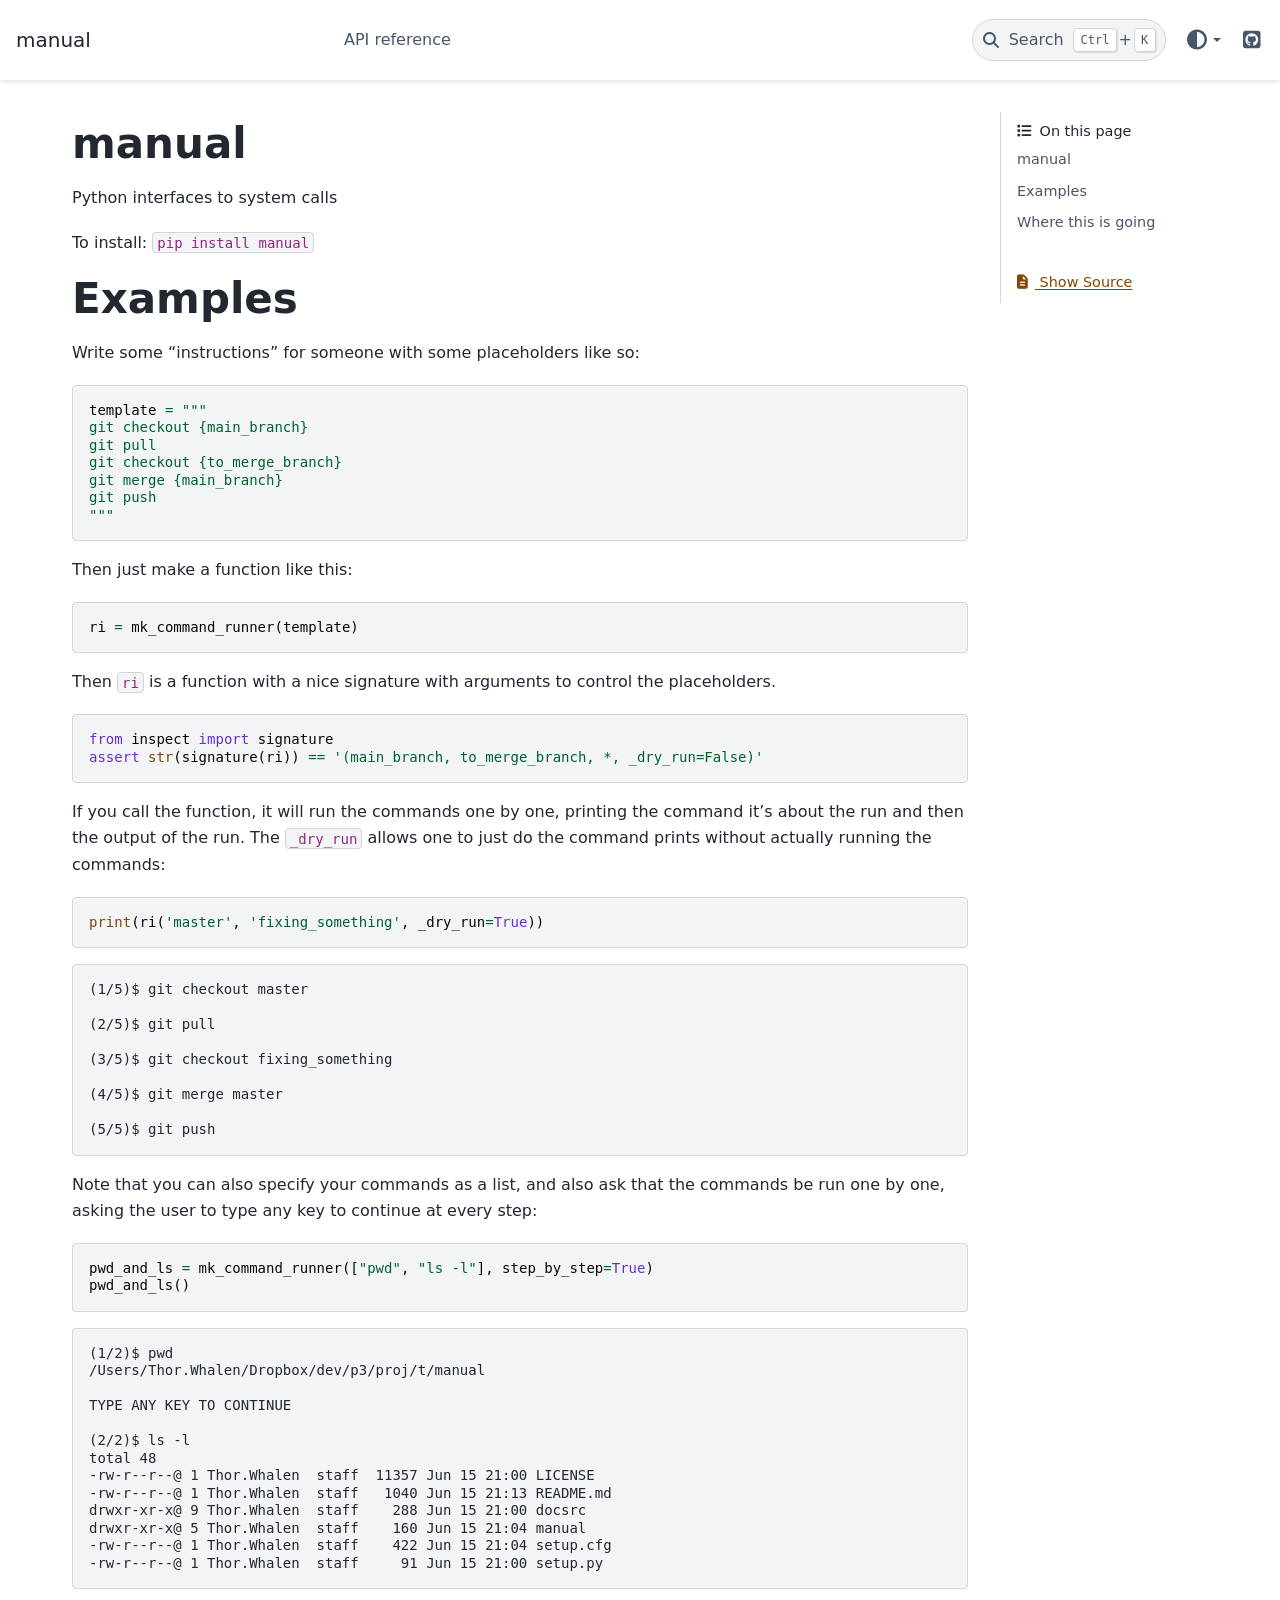
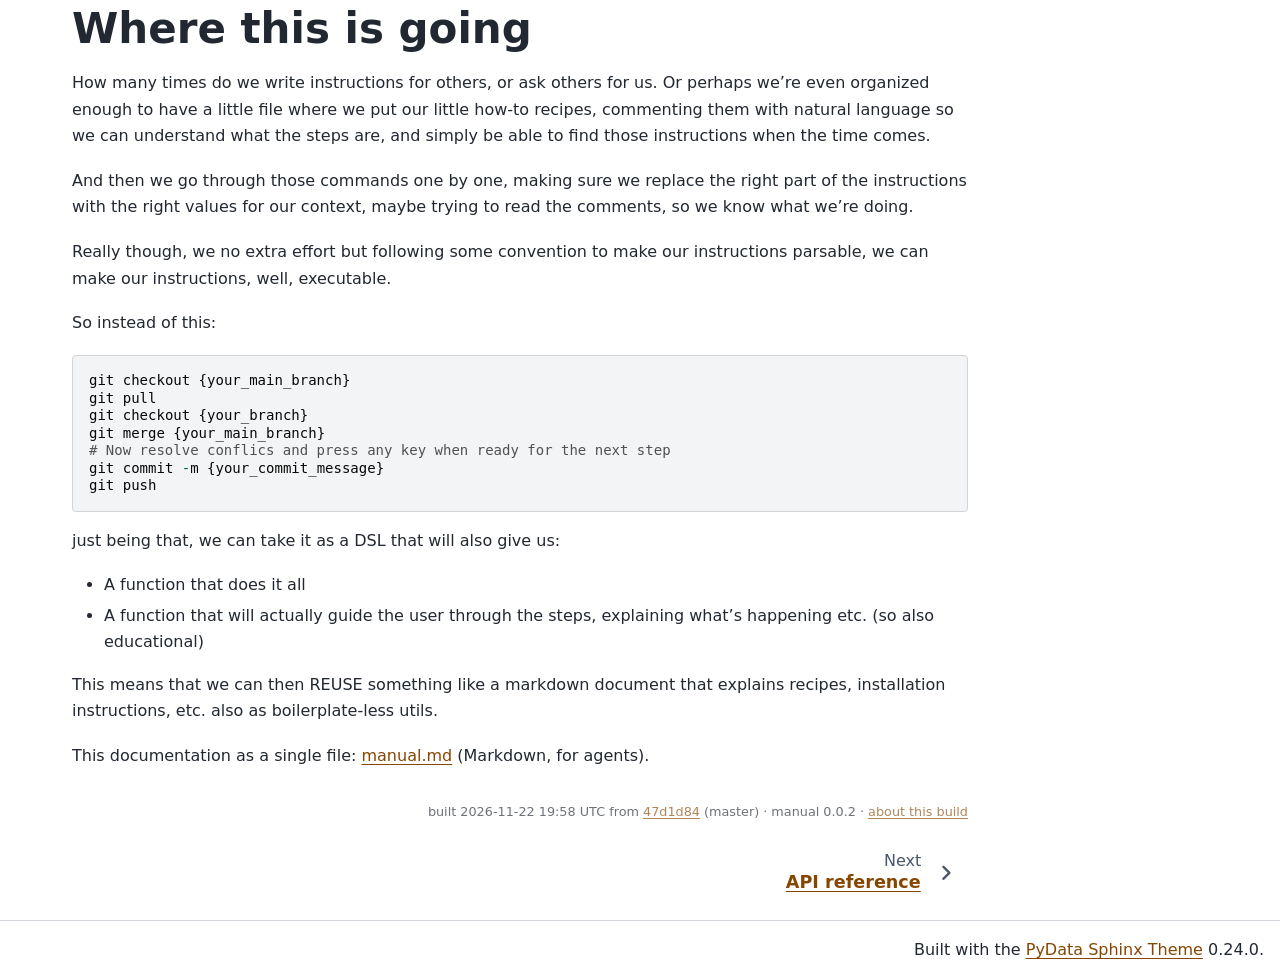
<file: index.html>
<!DOCTYPE html>


<html lang="en" data-content_root="./" >

  <head>
    <meta charset="utf-8" />
    <meta name="viewport" content="width=device-width, initial-scale=1.0" /><meta name="viewport" content="width=device-width, initial-scale=1" />

<link rel="alternate" type="text/markdown" href="index.html.md">
<link rel="describedby" href="llms.txt" type="text/markdown">
<link rel="alternate" type="text/markdown" href="index.html.md">
<link rel="describedby" href="llms.txt">
    <title>manual &#8212; manual</title>
  
  
  
  <script data-cfasync="false">
    document.documentElement.dataset.mode = localStorage.getItem("mode") || "";
    document.documentElement.dataset.theme = localStorage.getItem("theme") || "";
  </script>
  <!--
    this give us a css class that will be invisible only if js is disabled
  -->
  <noscript>
    <style>
      .pst-js-only { display: none !important; }

    </style>
  </noscript>
  
  <!-- Loaded before other Sphinx assets -->
  <link href="_static/styles/theme.css?digest=75c7c72ae941e8b558d8" rel="stylesheet" />
<link href="_static/styles/pydata-sphinx-theme.css?digest=75c7c72ae941e8b558d8" rel="stylesheet" />

    <link rel="stylesheet" type="text/css" href="_static/pygments.css?v=d75fae25" />
    <link rel="stylesheet" type="text/css" href="_static/sphinx_autodoc_typehints.css?v=057ac668" />
    <link rel="stylesheet" type="text/css" href="_static/copybutton.css?v=76b2166b" />
    <link rel="stylesheet" type="text/css" href="_static/epythet.css?v=2b5eb0b9" />
  
  <!-- So that users can add custom icons -->
  <script defer src="_static/scripts/fontawesome.js?digest=75c7c72ae941e8b558d8"></script>
  <!-- Pre-loaded scripts that we'll load fully later -->
  <link rel="preload" as="script" href="_static/scripts/bootstrap.js?digest=75c7c72ae941e8b558d8" />
<link rel="preload" as="script" href="_static/scripts/pydata-sphinx-theme.js?digest=75c7c72ae941e8b558d8" />

    <script src="_static/documentation_options.js?v=e3a6060d"></script>
    <script src="_static/doctools.js?v=fd6eb6e6"></script>
    <script src="_static/sphinx_highlight.js?v=6ffebe34"></script>
    <script src="_static/clipboard.min.js?v=a7894cd8"></script>
    <script src="_static/copybutton.js?v=fd10adb8"></script>
    <script>DOCUMENTATION_OPTIONS.pagename = 'index';</script>
    <script>DOCUMENTATION_OPTIONS.search_as_you_type = false;</script>
    <link rel="index" title="Index" href="genindex.html" />
    <link rel="search" title="Search" href="search.html" />
    <link rel="next" title="API reference" href="api.html" />
  <meta name="viewport" content="width=device-width, initial-scale=1"/>
  <meta name="color-scheme" content="light dark"/>
  <meta name="docsearch:language" content="en"/>
  <meta name="docsearch:version" content="0.0.2" />
  
    
    <script src="_static/searchtools.js"></script>
    <script src="_static/language_data.js"></script>
    <script src="searchindex.js"></script>
  
  </head>
  <body data-default-mode="">
  
  
  <div id="pst-skip-link" class="skip-link d-print-none"><a href="#main-content">Skip to main content</a></div>

  
  <div id="pst-scroll-pixel-helper"></div>
  
  <button type="button" class="btn rounded-pill" id="pst-back-to-top">
    <i class="fa-solid fa-arrow-up"></i>Back to top</button>
  
  
  
  
  <dialog id="pst-search-dialog">
    
<form class="bd-search d-flex align-items-center"
      action="search.html"
      method="get">
  <i class="fa-solid fa-magnifying-glass"></i>
  <input type="search"
         class="form-control"
         name="q"
         placeholder="Search the docs ..."
         aria-label="Search the docs ..."
         autocomplete="off"
         autocorrect="off"
         autocapitalize="off"
         spellcheck="false"/>
  <span class="search-button__kbd-shortcut"><kbd class="kbd-shortcut__modifier">Ctrl</kbd>+<kbd>K</kbd></span>
</form>
  </dialog>

  <div class="pst-async-banner-revealer d-none">
  <aside id="bd-header-version-warning" class="d-none d-print-none" aria-label="Version warning"></aside>
</div>

  
    <header id="pst-header" class="bd-header navbar navbar-expand-lg bd-navbar d-print-none">
<div class="bd-header__inner bd-page-width">
  <button type="button" class="pst-navbar-icon sidebar-toggle primary-toggle" aria-label="Site navigation" aria-expanded="false" aria-controls="pst-primary-sidebar-modal">
    <span class="fa-solid fa-bars"></span>
  </button>
  
  
  <div class="col-lg-3 navbar-header-items__start">
    
      <div class="navbar-item">

  
    
  

<a class="navbar-brand logo" href="#">
  
  
  
  
  
  
    <p class="title logo__title">manual</p>
  
</a></div>
    
  </div>
  
  <div class="col-lg-9 navbar-header-items">
    
    <div class="me-auto navbar-header-items__center">
      
        <div class="navbar-item">
<nav>
  <ul class="bd-navbar-elements navbar-nav">
    
<li class="nav-item ">
  <a class="nav-link nav-internal" href="api.html">
    API reference
  </a>
</li>

  </ul>
</nav></div>
      
    </div>
    
    
    <div class="navbar-header-items__end">
      
        <div class="navbar-item navbar-persistent--container">
          

<button type="button" class="btn search-button-field search-button__button pst-js-only" title="Search" aria-label="Search" data-bs-placement="bottom" data-bs-toggle="tooltip">
 <i class="fa-solid fa-magnifying-glass"></i>
 <span class="search-button__default-text">Search</span>
 <span class="search-button__kbd-shortcut"><kbd class="kbd-shortcut__modifier">Ctrl</kbd>+<kbd class="kbd-shortcut__modifier">K</kbd></span>
</button>
        </div>
      
      
        <div class="navbar-item">

<div class="theme-switch-container dropdown pst-js-only" data-bs-toggle="tooltip" data-bs-placement="bottom" title="Color mode">
  <button type="button" class="btn btn-sm nav-link pst-navbar-icon theme-switch-button dropdown-toggle" aria-label="Color mode" data-bs-toggle="dropdown">
    <i class="theme-switch fa-solid fa-sun fa-lg" data-mode="light" title="Light"></i>
    <i class="theme-switch fa-solid fa-moon fa-lg" data-mode="dark" title="Dark"></i>
    <i class="theme-switch fa-solid fa-circle-half-stroke fa-lg" data-mode="auto" title="System Settings"></i>
  </button>
  <ul class="dropdown-menu dropdown-menu-end">
    <li><button type="button" class="dropdown-item d-flex align-items-center theme-change-button" data-mode="auto"><i class="fa-solid fa-circle-half-stroke fa-lg me-1"></i>System Settings</button></li>
    <li><button type="button" class="dropdown-item d-flex align-items-center theme-change-button" data-mode="light"><i class="fa-solid fa-sun fa-lg me-1"></i>Light</button></li>
    <li><button type="button" class="dropdown-item d-flex align-items-center theme-change-button" data-mode="dark"><i class="fa-solid fa-moon fa-lg me-1"></i>Dark</button></li>
  </ul>
</div></div>
      
        <div class="navbar-item"><ul class="navbar-icon-links"
    aria-label="Icon Links">
        <li class="nav-item">
          
          
          
          
          
          
          
          
          <a href="https://github.com/thorwhalen/manual" title="GitHub" class="nav-link pst-navbar-icon" rel="noopener" target="_blank" data-bs-toggle="tooltip" data-bs-placement="bottom"><i class="fa-brands fa-square-github fa-lg" aria-hidden="true"></i><span class="visually-hidden">GitHub</span></a>
        </li>
</ul></div>
      
    </div>
    
  </div>
  
  
    <div class="navbar-persistent--mobile">

<button type="button" class="btn search-button-field search-button__button pst-js-only" title="Search" aria-label="Search" data-bs-placement="bottom" data-bs-toggle="tooltip">
 <i class="fa-solid fa-magnifying-glass"></i>
 <span class="search-button__default-text">Search</span>
 <span class="search-button__kbd-shortcut"><kbd class="kbd-shortcut__modifier">Ctrl</kbd>+<kbd class="kbd-shortcut__modifier">K</kbd></span>
</button>
    </div>
  

  
    <button type="button" class="pst-navbar-icon sidebar-toggle secondary-toggle" aria-label="On this page" aria-expanded="false" aria-controls="pst-secondary-sidebar-modal">
      <span class="fa-solid fa-outdent"></span>
    </button>
  
</div>

    </header>
  

  <div class="bd-container">
    <div class="bd-container__inner bd-page-width">
      
      
      
        
      
      <dialog id="pst-primary-sidebar-modal" tabindex="-1"></dialog>
      <div id="pst-primary-sidebar" class="bd-sidebar-primary bd-sidebar hide-on-wide">
        

  
  <div class="sidebar-header-items sidebar-primary__section">
    
    
      <div class="sidebar-header-items__center">
        
          
          
            <div class="navbar-item">
<nav>
  <ul class="bd-navbar-elements navbar-nav">
    
<li class="nav-item ">
  <a class="nav-link nav-internal" href="api.html">
    API reference
  </a>
</li>

  </ul>
</nav></div>
          
        
      </div>
    
    
    
      <div class="sidebar-header-items__end">
        
          <div class="navbar-item">

<div class="theme-switch-container dropdown pst-js-only" data-bs-toggle="tooltip" data-bs-placement="bottom" title="Color mode">
  <button type="button" class="btn btn-sm nav-link pst-navbar-icon theme-switch-button dropdown-toggle" aria-label="Color mode" data-bs-toggle="dropdown">
    <i class="theme-switch fa-solid fa-sun fa-lg" data-mode="light" title="Light"></i>
    <i class="theme-switch fa-solid fa-moon fa-lg" data-mode="dark" title="Dark"></i>
    <i class="theme-switch fa-solid fa-circle-half-stroke fa-lg" data-mode="auto" title="System Settings"></i>
  </button>
  <ul class="dropdown-menu dropdown-menu-end">
    <li><button type="button" class="dropdown-item d-flex align-items-center theme-change-button" data-mode="auto"><i class="fa-solid fa-circle-half-stroke fa-lg me-1"></i>System Settings</button></li>
    <li><button type="button" class="dropdown-item d-flex align-items-center theme-change-button" data-mode="light"><i class="fa-solid fa-sun fa-lg me-1"></i>Light</button></li>
    <li><button type="button" class="dropdown-item d-flex align-items-center theme-change-button" data-mode="dark"><i class="fa-solid fa-moon fa-lg me-1"></i>Dark</button></li>
  </ul>
</div></div>
        
          <div class="navbar-item"><ul class="navbar-icon-links"
    aria-label="Icon Links">
        <li class="nav-item">
          
          
          
          
          
          
          
          
          <a href="https://github.com/thorwhalen/manual" title="GitHub" class="nav-link pst-navbar-icon" rel="noopener" target="_blank" data-bs-toggle="tooltip" data-bs-placement="bottom"><i class="fa-brands fa-square-github fa-lg" aria-hidden="true"></i><span class="visually-hidden">GitHub</span></a>
        </li>
</ul></div>
        
      </div>
    
  </div>
  
  
  <div class="sidebar-primary-items__end sidebar-primary__section">
      <div class="sidebar-primary-item">
<div id="ethical-ad-placement"
      class="flat"
      data-ea-publisher="readthedocs"
      data-ea-type="readthedocs-sidebar"
      data-ea-manual="true">
</div></div>
  </div>


      </div>
      
      <main id="main-content" class="bd-main" role="main">
        
        
          <div class="bd-content">
            <div class="bd-article-container">
              
              <div class="bd-header-article d-print-none"></div>
              
              
              
                
<div id="searchbox"></div>
                <article class="bd-article">
                  
  <!-- generated by epythet -->
<section id="manual">
<h1>manual<a class="headerlink" href="#manual" title="Link to this heading">#</a></h1>
<p>Python interfaces to system calls</p>
<p>To install:	<code class="docutils literal notranslate"><span class="pre">pip</span> <span class="pre">install</span> <span class="pre">manual</span></code></p>
</section>
<section id="examples">
<h1>Examples<a class="headerlink" href="#examples" title="Link to this heading">#</a></h1>
<p>Write some “instructions” for someone with some placeholders like so:</p>
<div class="highlight-python notranslate"><div class="highlight"><pre><span></span><span class="n">template</span> <span class="o">=</span> <span class="s2">"""</span>
<span class="s2">git checkout </span><span class="si">{main_branch}</span>
<span class="s2">git pull</span>
<span class="s2">git checkout </span><span class="si">{to_merge_branch}</span>
<span class="s2">git merge </span><span class="si">{main_branch}</span>
<span class="s2">git push</span>
<span class="s2">"""</span>
</pre></div>
</div>
<p>Then just make a function like this:</p>
<div class="highlight-python notranslate"><div class="highlight"><pre><span></span><span class="n">ri</span> <span class="o">=</span> <span class="n">mk_command_runner</span><span class="p">(</span><span class="n">template</span><span class="p">)</span>
</pre></div>
</div>
<p>Then <code class="docutils literal notranslate"><span class="pre">ri</span></code> is a function with a nice signature with arguments to control the
placeholders.</p>
<div class="highlight-python notranslate"><div class="highlight"><pre><span></span><span class="kn">from</span><span class="w"> </span><span class="nn">inspect</span><span class="w"> </span><span class="kn">import</span> <span class="n">signature</span>
<span class="k">assert</span> <span class="nb">str</span><span class="p">(</span><span class="n">signature</span><span class="p">(</span><span class="n">ri</span><span class="p">))</span> <span class="o">==</span> <span class="s1">'(main_branch, to_merge_branch, *, _dry_run=False)'</span>
</pre></div>
</div>
<p>If you call the function, it will run the commands one by one, printing
the command it’s about the run and then the output of the run.
The <code class="docutils literal notranslate"><span class="pre">_dry_run</span></code> allows one to just do the command prints without actually running
the commands:</p>
<div class="highlight-python notranslate"><div class="highlight"><pre><span></span><span class="nb">print</span><span class="p">(</span><span class="n">ri</span><span class="p">(</span><span class="s1">'master'</span><span class="p">,</span> <span class="s1">'fixing_something'</span><span class="p">,</span> <span class="n">_dry_run</span><span class="o">=</span><span class="kc">True</span><span class="p">))</span>
</pre></div>
</div>
<div class="highlight-default notranslate"><div class="highlight"><pre><span></span>(1/5)$ git checkout master

(2/5)$ git pull

(3/5)$ git checkout fixing_something

(4/5)$ git merge master

(5/5)$ git push
</pre></div>
</div>
<p>Note that you can also specify your commands as a list,
and also ask that the commands be run one by one, asking the user to
type any key to continue at every step:</p>
<div class="highlight-python notranslate"><div class="highlight"><pre><span></span><span class="n">pwd_and_ls</span> <span class="o">=</span> <span class="n">mk_command_runner</span><span class="p">([</span><span class="s2">"pwd"</span><span class="p">,</span> <span class="s2">"ls -l"</span><span class="p">],</span> <span class="n">step_by_step</span><span class="o">=</span><span class="kc">True</span><span class="p">)</span>
<span class="n">pwd_and_ls</span><span class="p">()</span>
</pre></div>
</div>
<div class="highlight-default notranslate"><div class="highlight"><pre><span></span>(1/2)$ pwd
/Users/Thor.Whalen/Dropbox/dev/p3/proj/t/manual

TYPE ANY KEY TO CONTINUE

(2/2)$ ls -l
total 48
-rw-r--r--@ 1 Thor.Whalen  staff  11357 Jun 15 21:00 LICENSE
-rw-r--r--@ 1 Thor.Whalen  staff   1040 Jun 15 21:13 README.md
drwxr-xr-x@ 9 Thor.Whalen  staff    288 Jun 15 21:00 docsrc
drwxr-xr-x@ 5 Thor.Whalen  staff    160 Jun 15 21:04 manual
-rw-r--r--@ 1 Thor.Whalen  staff    422 Jun 15 21:04 setup.cfg
-rw-r--r--@ 1 Thor.Whalen  staff     91 Jun 15 21:00 setup.py
</pre></div>
</div>
</section>
<section id="where-this-is-going">
<h1>Where this is going<a class="headerlink" href="#where-this-is-going" title="Link to this heading">#</a></h1>
<p>How many times do we write instructions for others, or ask others for us.
Or perhaps we’re even organized enough to have a little file where
we put our little how-to recipes, commenting them with natural language
so we can understand what the steps are, and simply be able to
find those instructions when the time comes.</p>
<p>And then we go through those commands one by one, making sure we replace the
right part of the instructions with the right values for our context,
maybe trying to read the comments, so we know what we’re doing.</p>
<p>Really though, we no extra effort but following some convention to
make our instructions parsable,
we can make our instructions, well, executable.</p>
<p>So instead of this:</p>
<div class="highlight-default notranslate"><div class="highlight"><pre><span></span><span class="n">git</span> <span class="n">checkout</span> <span class="p">{</span><span class="n">your_main_branch</span><span class="p">}</span>
<span class="n">git</span> <span class="n">pull</span>
<span class="n">git</span> <span class="n">checkout</span> <span class="p">{</span><span class="n">your_branch</span><span class="p">}</span>
<span class="n">git</span> <span class="n">merge</span> <span class="p">{</span><span class="n">your_main_branch</span><span class="p">}</span>
<span class="c1"># Now resolve conflics and press any key when ready for the next step</span>
<span class="n">git</span> <span class="n">commit</span> <span class="o">-</span><span class="n">m</span> <span class="p">{</span><span class="n">your_commit_message</span><span class="p">}</span>
<span class="n">git</span> <span class="n">push</span>
</pre></div>
</div>
<p>just being that, we can take it as a DSL that will also give us:</p>
<ul class="simple">
<li><p>A function that does it all</p></li>
<li><p>A function that will actually guide the user through the steps,
explaining what’s happening etc. (so also educational)</p></li>
</ul>
<p>This means that we can then REUSE something like a markdown document
that explains recipes, installation instructions, etc.
also as boilerplate-less utils.</p>
<p class="epythet-aggregates">This documentation as a single file: <a href="manual.md">manual.md</a> (Markdown, for agents).</p>
<div class="toctree-wrapper compound">
</div>
</section>

<p class="epythet-provenance" style="font-size:.8em;opacity:.65;margin-top:2.5em;text-align:right">built 2026-11-22 19:58 UTC from <a href="https://github.com/thorwhalen/manual/commit/47d1d84e07140c8fc0043f3be1f75eeb6cecd16a">47d1d84</a> (master) · manual 0.0.2 · <a href="about-this-build.html">about this build</a></p>

                </article>
              
              
              
              
              
                <footer class="prev-next-footer d-print-none">
                  
<div class="prev-next-area">
    <a class="right-next"
       href="api.html"
       title="next page">
      <div class="prev-next-info">
        <p class="prev-next-subtitle">next</p>
        <p class="prev-next-title">API reference</p>
      </div>
      <i class="fa-solid fa-angle-right"></i>
    </a>
</div>
                </footer>
              
            </div>
            
            
              
                <dialog id="pst-secondary-sidebar-modal" tabindex="-1"></dialog>
                <div id="pst-secondary-sidebar" class="bd-sidebar-secondary bd-toc"><div class="sidebar-secondary-items sidebar-secondary__inner">


  <div class="sidebar-secondary-item">
<div
    id="pst-page-navigation-heading-2"
    class="page-toc tocsection onthispage">
    <i class="fa-solid fa-list"></i> On this page
  </div>
  <nav id="pst-page-toc-nav" class="page-toc" aria-labelledby="pst-page-navigation-heading-2">
    <ul class="pst-show_toc_level nav section-nav flex-column">
<li class="toc-h1 nav-item toc-entry"><a class="reference internal nav-link" href="#">manual</a></li>
<li class="toc-h1 nav-item toc-entry"><a class="reference internal nav-link" href="#examples">Examples</a></li>
<li class="toc-h1 nav-item toc-entry"><a class="reference internal nav-link" href="#where-this-is-going">Where this is going</a></li>
</ul>

  </nav></div>

  <div class="sidebar-secondary-item">

  <div class="tocsection sourcelink">
    <a href="_sources/index.md.txt">
      <i class="fa-solid fa-file-lines"></i> Show Source
    </a>
  </div>
</div>

</div></div>
              
            
          </div>
          <footer class="bd-footer-content">
            
          </footer>
        
      </main>
    </div>
  </div>
  
  <!-- Scripts loaded after <body> so the DOM is not blocked -->
  <script defer src="_static/scripts/bootstrap.js?digest=75c7c72ae941e8b558d8"></script>
<script defer src="_static/scripts/pydata-sphinx-theme.js?digest=75c7c72ae941e8b558d8"></script>

  <footer class="bd-footer">
<div class="bd-footer__inner bd-page-width">
  
  
  
    <div class="footer-items__end">
      
        <div class="footer-item">
<p class="theme-version">
  <!-- # L10n: Setting the PST URL as an argument as this does not need to be localized -->
  Built with the <a href="https://pydata-sphinx-theme.readthedocs.io/en/stable/index.html">PyData Sphinx Theme</a> 0.24.0.
</p></div>
      
    </div>
  
</div>

  </footer>
  </body>
</html>
</file>
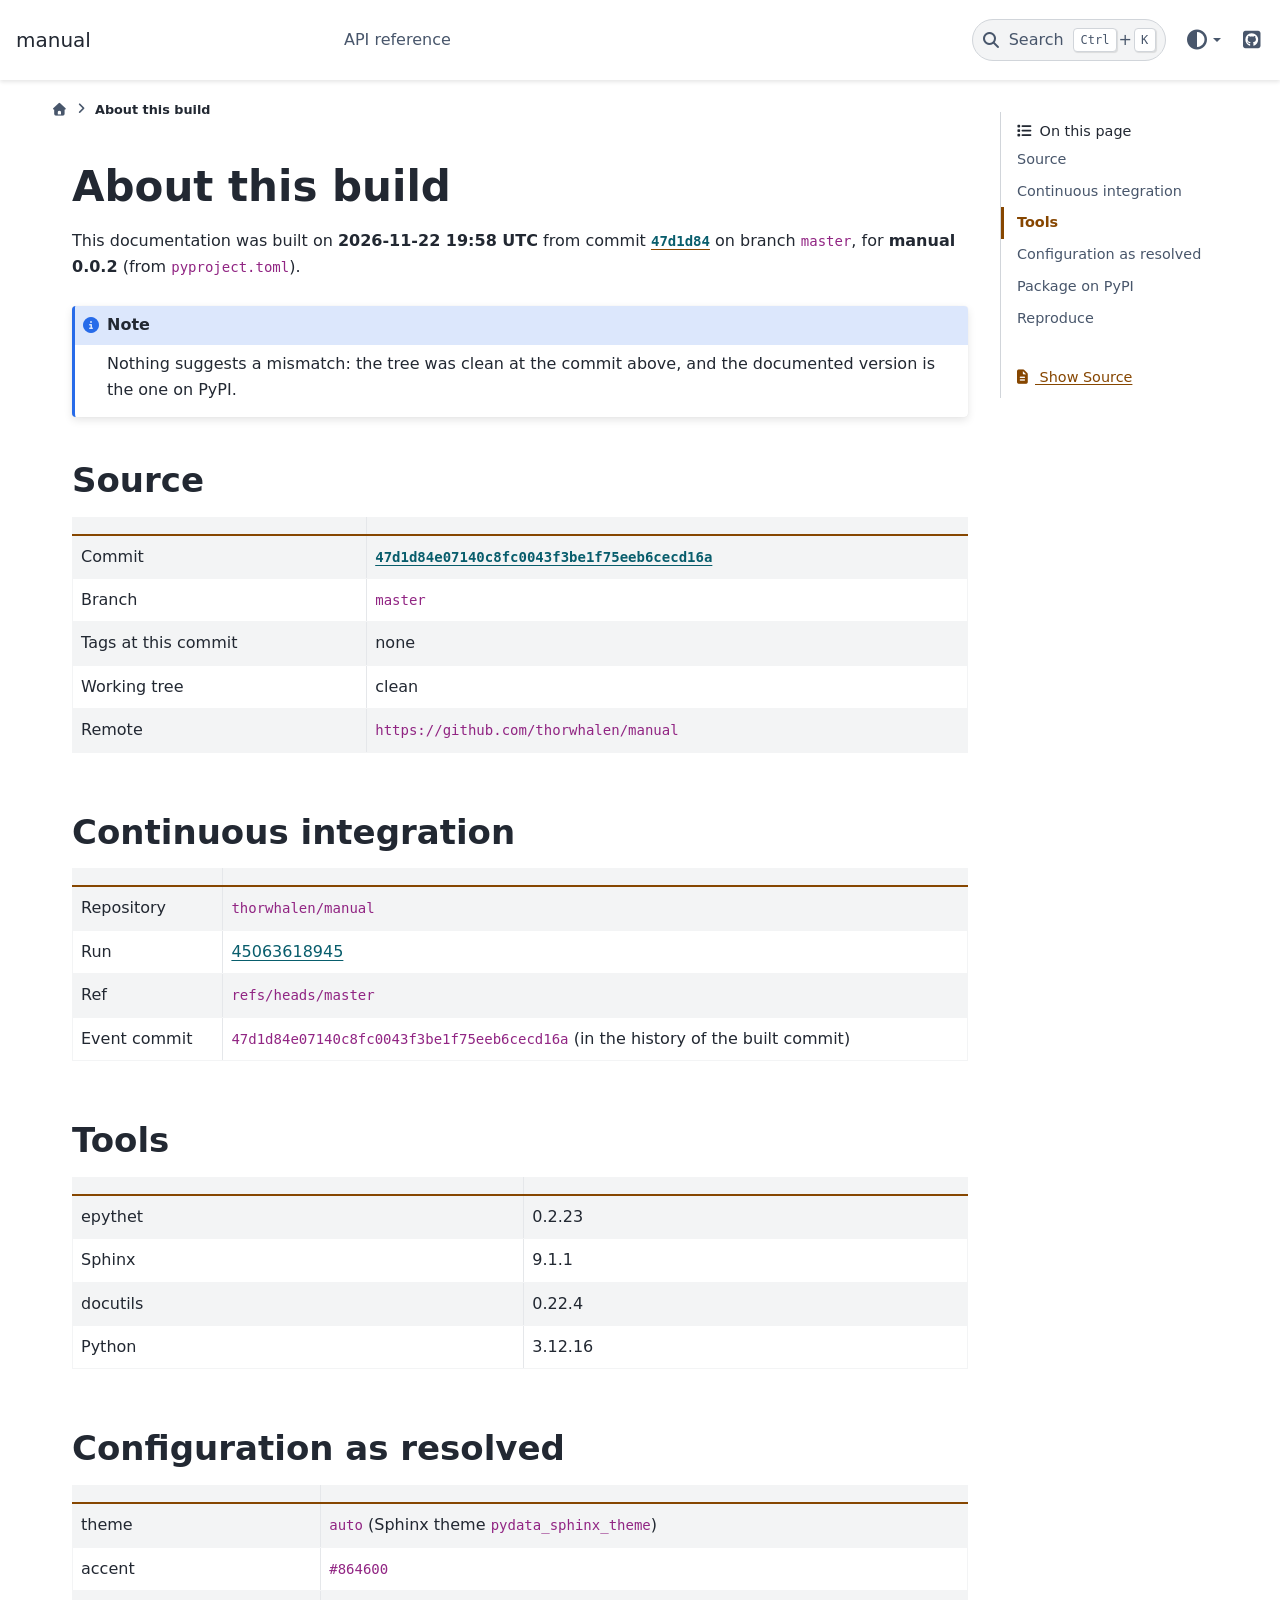
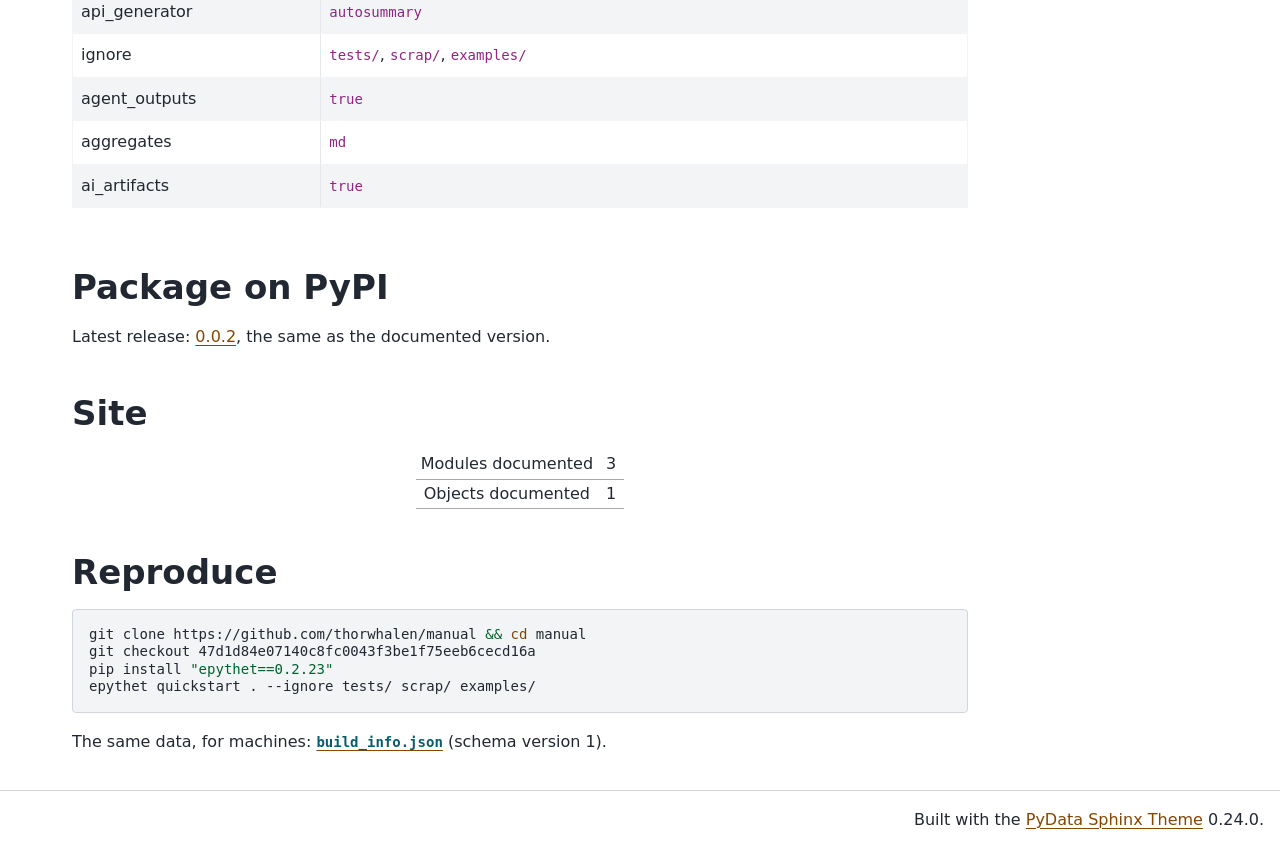
<file: about-this-build.html>
<!DOCTYPE html>


<html lang="en" data-content_root="./" >

  <head>
    <meta charset="utf-8" />
    <meta name="viewport" content="width=device-width, initial-scale=1.0" /><meta name="viewport" content="width=device-width, initial-scale=1" />

<link rel="alternate" type="text/markdown" href="about-this-build.html.md">
<link rel="describedby" href="llms.txt" type="text/markdown">
<link rel="alternate" type="text/markdown" href="about-this-build.html.md">
<link rel="describedby" href="llms.txt">
    <title>About this build &#8212; manual</title>
  
  
  
  <script data-cfasync="false">
    document.documentElement.dataset.mode = localStorage.getItem("mode") || "";
    document.documentElement.dataset.theme = localStorage.getItem("theme") || "";
  </script>
  <!--
    this give us a css class that will be invisible only if js is disabled
  -->
  <noscript>
    <style>
      .pst-js-only { display: none !important; }

    </style>
  </noscript>
  
  <!-- Loaded before other Sphinx assets -->
  <link href="_static/styles/theme.css?digest=75c7c72ae941e8b558d8" rel="stylesheet" />
<link href="_static/styles/pydata-sphinx-theme.css?digest=75c7c72ae941e8b558d8" rel="stylesheet" />

    <link rel="stylesheet" type="text/css" href="_static/pygments.css?v=d75fae25" />
    <link rel="stylesheet" type="text/css" href="_static/sphinx_autodoc_typehints.css?v=057ac668" />
    <link rel="stylesheet" type="text/css" href="_static/copybutton.css?v=76b2166b" />
    <link rel="stylesheet" type="text/css" href="_static/epythet.css?v=2b5eb0b9" />
  
  <!-- So that users can add custom icons -->
  <script defer src="_static/scripts/fontawesome.js?digest=75c7c72ae941e8b558d8"></script>
  <!-- Pre-loaded scripts that we'll load fully later -->
  <link rel="preload" as="script" href="_static/scripts/bootstrap.js?digest=75c7c72ae941e8b558d8" />
<link rel="preload" as="script" href="_static/scripts/pydata-sphinx-theme.js?digest=75c7c72ae941e8b558d8" />

    <script src="_static/documentation_options.js?v=e3a6060d"></script>
    <script src="_static/doctools.js?v=fd6eb6e6"></script>
    <script src="_static/sphinx_highlight.js?v=6ffebe34"></script>
    <script src="_static/clipboard.min.js?v=a7894cd8"></script>
    <script src="_static/copybutton.js?v=fd10adb8"></script>
    <script>DOCUMENTATION_OPTIONS.pagename = 'about-this-build';</script>
    <script>DOCUMENTATION_OPTIONS.search_as_you_type = false;</script>
    <link rel="index" title="Index" href="genindex.html" />
    <link rel="search" title="Search" href="search.html" />
  <meta name="viewport" content="width=device-width, initial-scale=1"/>
  <meta name="color-scheme" content="light dark"/>
  <meta name="docsearch:language" content="en"/>
  <meta name="docsearch:version" content="0.0.2" />
  
    
    <script src="_static/searchtools.js"></script>
    <script src="_static/language_data.js"></script>
    <script src="searchindex.js"></script>
  
  </head>
  <body data-default-mode="">
  
  
  <div id="pst-skip-link" class="skip-link d-print-none"><a href="#main-content">Skip to main content</a></div>

  
  <div id="pst-scroll-pixel-helper"></div>
  
  <button type="button" class="btn rounded-pill" id="pst-back-to-top">
    <i class="fa-solid fa-arrow-up"></i>Back to top</button>
  
  
  
  
  <dialog id="pst-search-dialog">
    
<form class="bd-search d-flex align-items-center"
      action="search.html"
      method="get">
  <i class="fa-solid fa-magnifying-glass"></i>
  <input type="search"
         class="form-control"
         name="q"
         placeholder="Search the docs ..."
         aria-label="Search the docs ..."
         autocomplete="off"
         autocorrect="off"
         autocapitalize="off"
         spellcheck="false"/>
  <span class="search-button__kbd-shortcut"><kbd class="kbd-shortcut__modifier">Ctrl</kbd>+<kbd>K</kbd></span>
</form>
  </dialog>

  <div class="pst-async-banner-revealer d-none">
  <aside id="bd-header-version-warning" class="d-none d-print-none" aria-label="Version warning"></aside>
</div>

  
    <header id="pst-header" class="bd-header navbar navbar-expand-lg bd-navbar d-print-none">
<div class="bd-header__inner bd-page-width">
  <button type="button" class="pst-navbar-icon sidebar-toggle primary-toggle" aria-label="Site navigation" aria-expanded="false" aria-controls="pst-primary-sidebar-modal">
    <span class="fa-solid fa-bars"></span>
  </button>
  
  
  <div class="col-lg-3 navbar-header-items__start">
    
      <div class="navbar-item">

  
    
  

<a class="navbar-brand logo" href="index.html">
  
  
  
  
  
  
    <p class="title logo__title">manual</p>
  
</a></div>
    
  </div>
  
  <div class="col-lg-9 navbar-header-items">
    
    <div class="me-auto navbar-header-items__center">
      
        <div class="navbar-item">
<nav>
  <ul class="bd-navbar-elements navbar-nav">
    
<li class="nav-item ">
  <a class="nav-link nav-internal" href="api.html">
    API reference
  </a>
</li>

  </ul>
</nav></div>
      
    </div>
    
    
    <div class="navbar-header-items__end">
      
        <div class="navbar-item navbar-persistent--container">
          

<button type="button" class="btn search-button-field search-button__button pst-js-only" title="Search" aria-label="Search" data-bs-placement="bottom" data-bs-toggle="tooltip">
 <i class="fa-solid fa-magnifying-glass"></i>
 <span class="search-button__default-text">Search</span>
 <span class="search-button__kbd-shortcut"><kbd class="kbd-shortcut__modifier">Ctrl</kbd>+<kbd class="kbd-shortcut__modifier">K</kbd></span>
</button>
        </div>
      
      
        <div class="navbar-item">

<div class="theme-switch-container dropdown pst-js-only" data-bs-toggle="tooltip" data-bs-placement="bottom" title="Color mode">
  <button type="button" class="btn btn-sm nav-link pst-navbar-icon theme-switch-button dropdown-toggle" aria-label="Color mode" data-bs-toggle="dropdown">
    <i class="theme-switch fa-solid fa-sun fa-lg" data-mode="light" title="Light"></i>
    <i class="theme-switch fa-solid fa-moon fa-lg" data-mode="dark" title="Dark"></i>
    <i class="theme-switch fa-solid fa-circle-half-stroke fa-lg" data-mode="auto" title="System Settings"></i>
  </button>
  <ul class="dropdown-menu dropdown-menu-end">
    <li><button type="button" class="dropdown-item d-flex align-items-center theme-change-button" data-mode="auto"><i class="fa-solid fa-circle-half-stroke fa-lg me-1"></i>System Settings</button></li>
    <li><button type="button" class="dropdown-item d-flex align-items-center theme-change-button" data-mode="light"><i class="fa-solid fa-sun fa-lg me-1"></i>Light</button></li>
    <li><button type="button" class="dropdown-item d-flex align-items-center theme-change-button" data-mode="dark"><i class="fa-solid fa-moon fa-lg me-1"></i>Dark</button></li>
  </ul>
</div></div>
      
        <div class="navbar-item"><ul class="navbar-icon-links"
    aria-label="Icon Links">
        <li class="nav-item">
          
          
          
          
          
          
          
          
          <a href="https://github.com/thorwhalen/manual" title="GitHub" class="nav-link pst-navbar-icon" rel="noopener" target="_blank" data-bs-toggle="tooltip" data-bs-placement="bottom"><i class="fa-brands fa-square-github fa-lg" aria-hidden="true"></i><span class="visually-hidden">GitHub</span></a>
        </li>
</ul></div>
      
    </div>
    
  </div>
  
  
    <div class="navbar-persistent--mobile">

<button type="button" class="btn search-button-field search-button__button pst-js-only" title="Search" aria-label="Search" data-bs-placement="bottom" data-bs-toggle="tooltip">
 <i class="fa-solid fa-magnifying-glass"></i>
 <span class="search-button__default-text">Search</span>
 <span class="search-button__kbd-shortcut"><kbd class="kbd-shortcut__modifier">Ctrl</kbd>+<kbd class="kbd-shortcut__modifier">K</kbd></span>
</button>
    </div>
  

  
    <button type="button" class="pst-navbar-icon sidebar-toggle secondary-toggle" aria-label="On this page" aria-expanded="false" aria-controls="pst-secondary-sidebar-modal">
      <span class="fa-solid fa-outdent"></span>
    </button>
  
</div>

    </header>
  

  <div class="bd-container">
    <div class="bd-container__inner bd-page-width">
      
      
      
        
      
      <dialog id="pst-primary-sidebar-modal" tabindex="-1"></dialog>
      <div id="pst-primary-sidebar" class="bd-sidebar-primary bd-sidebar hide-on-wide">
        

  
  <div class="sidebar-header-items sidebar-primary__section">
    
    
      <div class="sidebar-header-items__center">
        
          
          
            <div class="navbar-item">
<nav>
  <ul class="bd-navbar-elements navbar-nav">
    
<li class="nav-item ">
  <a class="nav-link nav-internal" href="api.html">
    API reference
  </a>
</li>

  </ul>
</nav></div>
          
        
      </div>
    
    
    
      <div class="sidebar-header-items__end">
        
          <div class="navbar-item">

<div class="theme-switch-container dropdown pst-js-only" data-bs-toggle="tooltip" data-bs-placement="bottom" title="Color mode">
  <button type="button" class="btn btn-sm nav-link pst-navbar-icon theme-switch-button dropdown-toggle" aria-label="Color mode" data-bs-toggle="dropdown">
    <i class="theme-switch fa-solid fa-sun fa-lg" data-mode="light" title="Light"></i>
    <i class="theme-switch fa-solid fa-moon fa-lg" data-mode="dark" title="Dark"></i>
    <i class="theme-switch fa-solid fa-circle-half-stroke fa-lg" data-mode="auto" title="System Settings"></i>
  </button>
  <ul class="dropdown-menu dropdown-menu-end">
    <li><button type="button" class="dropdown-item d-flex align-items-center theme-change-button" data-mode="auto"><i class="fa-solid fa-circle-half-stroke fa-lg me-1"></i>System Settings</button></li>
    <li><button type="button" class="dropdown-item d-flex align-items-center theme-change-button" data-mode="light"><i class="fa-solid fa-sun fa-lg me-1"></i>Light</button></li>
    <li><button type="button" class="dropdown-item d-flex align-items-center theme-change-button" data-mode="dark"><i class="fa-solid fa-moon fa-lg me-1"></i>Dark</button></li>
  </ul>
</div></div>
        
          <div class="navbar-item"><ul class="navbar-icon-links"
    aria-label="Icon Links">
        <li class="nav-item">
          
          
          
          
          
          
          
          
          <a href="https://github.com/thorwhalen/manual" title="GitHub" class="nav-link pst-navbar-icon" rel="noopener" target="_blank" data-bs-toggle="tooltip" data-bs-placement="bottom"><i class="fa-brands fa-square-github fa-lg" aria-hidden="true"></i><span class="visually-hidden">GitHub</span></a>
        </li>
</ul></div>
        
      </div>
    
  </div>
  
  
  <div class="sidebar-primary-items__end sidebar-primary__section">
      <div class="sidebar-primary-item">
<div id="ethical-ad-placement"
      class="flat"
      data-ea-publisher="readthedocs"
      data-ea-type="readthedocs-sidebar"
      data-ea-manual="true">
</div></div>
  </div>


      </div>
      
      <main id="main-content" class="bd-main" role="main">
        
        
          <div class="bd-content">
            <div class="bd-article-container">
              
              <div class="bd-header-article d-print-none">
<div class="header-article-items header-article__inner">
  
    <div class="header-article-items__start">
      
        <div class="header-article-item">

<nav aria-label="Breadcrumb" class="d-print-none">
  <ul class="bd-breadcrumbs">
    
    <li class="breadcrumb-item breadcrumb-home">
      <a href="index.html" class="nav-link" aria-label="Home">
        <i class="fa-solid fa-house"></i>
      </a>
    </li>
    <li class="breadcrumb-item active" aria-current="page"><span class="ellipsis">About this build</span></li>
  </ul>
</nav>
</div>
      
    </div>
  
  
</div>
</div>
              
              
              
                
<div id="searchbox"></div>
                <article class="bd-article">
                  
  <!-- generated by epythet -->
<section id="about-this-build">
<h1>About this build<a class="headerlink" href="#about-this-build" title="Link to this heading">#</a></h1>
<p>This documentation was built on <strong>2026-11-22 19:58 UTC</strong> from commit <a href="https://github.com/thorwhalen/manual/commit/47d1d84e07140c8fc0043f3be1f75eeb6cecd16a"><code>47d1d84</code></a> on branch <code>master</code>, for <strong>manual 0.0.2</strong> (from <code>pyproject.toml</code>).</p>
<div class="admonition note">
<p class="admonition-title">Note</p>
<p>Nothing suggests a mismatch: the tree was clean at the commit above, and the documented version is the one on PyPI.</p>
</div>
<section id="source">
<h2>Source<a class="headerlink" href="#source" title="Link to this heading">#</a></h2>
<div class="pst-scrollable-table-container"><table class="table">
<thead>
<tr class="row-odd"><th class="head"><p></p></th>
<th class="head"><p></p></th>
</tr>
</thead>
<tbody>
<tr class="row-even"><td><p>Commit</p></td>
<td><p><a href="https://github.com/thorwhalen/manual/commit/47d1d84e07140c8fc0043f3be1f75eeb6cecd16a"><code>47d1d84e07140c8fc0043f3be1f75eeb6cecd16a</code></a></p></td>
</tr>
<tr class="row-odd"><td><p>Branch</p></td>
<td><p><code>master</code></p></td>
</tr>
<tr class="row-even"><td><p>Tags at this commit</p></td>
<td><p>none</p></td>
</tr>
<tr class="row-odd"><td><p>Working tree</p></td>
<td><p>clean</p></td>
</tr>
<tr class="row-even"><td><p>Remote</p></td>
<td><p><code>https://github.com/thorwhalen/manual</code></p></td>
</tr>
</tbody>
</table>
</div>
</section>
<section id="continuous-integration">
<h2>Continuous integration<a class="headerlink" href="#continuous-integration" title="Link to this heading">#</a></h2>
<div class="pst-scrollable-table-container"><table class="table">
<thead>
<tr class="row-odd"><th class="head"><p></p></th>
<th class="head"><p></p></th>
</tr>
</thead>
<tbody>
<tr class="row-even"><td><p>Repository</p></td>
<td><p><code>thorwhalen/manual</code></p></td>
</tr>
<tr class="row-odd"><td><p>Run</p></td>
<td><p><a href="https://github.com/thorwhalen/manual/actions/runs/45063618945">45063618945</a></p></td>
</tr>
<tr class="row-even"><td><p>Ref</p></td>
<td><p><code>refs/heads/master</code></p></td>
</tr>
<tr class="row-odd"><td><p>Event commit</p></td>
<td><p><code>47d1d84e07140c8fc0043f3be1f75eeb6cecd16a</code> (in the history of the built commit)</p></td>
</tr>
</tbody>
</table>
</div>
</section>
<section id="tools">
<h2>Tools<a class="headerlink" href="#tools" title="Link to this heading">#</a></h2>
<div class="pst-scrollable-table-container"><table class="table">
<thead>
<tr class="row-odd"><th class="head"><p></p></th>
<th class="head"><p></p></th>
</tr>
</thead>
<tbody>
<tr class="row-even"><td><p>epythet</p></td>
<td><p>0.2.23</p></td>
</tr>
<tr class="row-odd"><td><p>Sphinx</p></td>
<td><p>9.1.1</p></td>
</tr>
<tr class="row-even"><td><p>docutils</p></td>
<td><p>0.22.4</p></td>
</tr>
<tr class="row-odd"><td><p>Python</p></td>
<td><p>3.12.16</p></td>
</tr>
</tbody>
</table>
</div>
</section>
<section id="configuration-as-resolved">
<h2>Configuration as resolved<a class="headerlink" href="#configuration-as-resolved" title="Link to this heading">#</a></h2>
<div class="pst-scrollable-table-container"><table class="table">
<thead>
<tr class="row-odd"><th class="head"><p></p></th>
<th class="head"><p></p></th>
</tr>
</thead>
<tbody>
<tr class="row-even"><td><p>theme</p></td>
<td><p><code>auto</code> (Sphinx theme <code>pydata_sphinx_theme</code>)</p></td>
</tr>
<tr class="row-odd"><td><p>accent</p></td>
<td><p><code>#864600</code></p></td>
</tr>
<tr class="row-even"><td><p>api_generator</p></td>
<td><p><code>autosummary</code></p></td>
</tr>
<tr class="row-odd"><td><p>ignore</p></td>
<td><p><code>tests/</code>, <code>scrap/</code>, <code>examples/</code></p></td>
</tr>
<tr class="row-even"><td><p>agent_outputs</p></td>
<td><p><code>true</code></p></td>
</tr>
<tr class="row-odd"><td><p>aggregates</p></td>
<td><p><code>md</code></p></td>
</tr>
<tr class="row-even"><td><p>ai_artifacts</p></td>
<td><p><code>true</code></p></td>
</tr>
</tbody>
</table>
</div>
</section>
<section id="package-on-pypi">
<h2>Package on PyPI<a class="headerlink" href="#package-on-pypi" title="Link to this heading">#</a></h2>
<p>Latest release: <a href="https://pypi.org/project/manual/0.0.2/">0.0.2</a>, the same as the documented version.</p>
</section>
<section id="site"><h2>Site</h2><table class="docutils align-default"><tbody><tr><td><p>Modules documented</p></td><td><p>3</p></td></tr><tr><td><p>Objects documented</p></td><td><p>1</p></td></tr></tbody></table></section>
<section id="reproduce">
<h2>Reproduce<a class="headerlink" href="#reproduce" title="Link to this heading">#</a></h2>
<div class="highlight-bash notranslate"><div class="highlight"><pre><span></span>git<span class="w"> </span>clone<span class="w"> </span>https://github.com/thorwhalen/manual<span class="w"> </span><span class="o">&amp;&amp;</span><span class="w"> </span><span class="nb">cd</span><span class="w"> </span>manual
git<span class="w"> </span>checkout<span class="w"> </span>47d1d84e07140c8fc0043f3be1f75eeb6cecd16a
pip<span class="w"> </span>install<span class="w"> </span><span class="s2">"epythet==0.2.23"</span>
epythet<span class="w"> </span>quickstart<span class="w"> </span>.<span class="w"> </span>--ignore<span class="w"> </span>tests/<span class="w"> </span>scrap/<span class="w"> </span>examples/
</pre></div>
</div>
<p>The same data, for machines: <a href="build_info.json"><code>build_info.json</code></a> (schema version 1).</p>
</section>
</section>


                </article>
              
              
              
              
              
                <footer class="prev-next-footer d-print-none">
                  
<div class="prev-next-area">
</div>
                </footer>
              
            </div>
            
            
              
                <dialog id="pst-secondary-sidebar-modal" tabindex="-1"></dialog>
                <div id="pst-secondary-sidebar" class="bd-sidebar-secondary bd-toc"><div class="sidebar-secondary-items sidebar-secondary__inner">


  <div class="sidebar-secondary-item">
<div
    id="pst-page-navigation-heading-2"
    class="page-toc tocsection onthispage">
    <i class="fa-solid fa-list"></i> On this page
  </div>
  <nav id="pst-page-toc-nav" class="page-toc" aria-labelledby="pst-page-navigation-heading-2">
    <ul class="pst-show_toc_level nav section-nav flex-column">
<li class="toc-h2 nav-item toc-entry"><a class="reference internal nav-link" href="#source">Source</a></li>
<li class="toc-h2 nav-item toc-entry"><a class="reference internal nav-link" href="#continuous-integration">Continuous integration</a></li>
<li class="toc-h2 nav-item toc-entry"><a class="reference internal nav-link" href="#tools">Tools</a></li>
<li class="toc-h2 nav-item toc-entry"><a class="reference internal nav-link" href="#configuration-as-resolved">Configuration as resolved</a></li>
<li class="toc-h2 nav-item toc-entry"><a class="reference internal nav-link" href="#package-on-pypi">Package on PyPI</a></li>
<li class="toc-h2 nav-item toc-entry"><a class="reference internal nav-link" href="#reproduce">Reproduce</a></li>
</ul>
  </nav></div>

  <div class="sidebar-secondary-item">

  <div class="tocsection sourcelink">
    <a href="_sources/about-this-build.md.txt">
      <i class="fa-solid fa-file-lines"></i> Show Source
    </a>
  </div>
</div>

</div></div>
              
            
          </div>
          <footer class="bd-footer-content">
            
          </footer>
        
      </main>
    </div>
  </div>
  
  <!-- Scripts loaded after <body> so the DOM is not blocked -->
  <script defer src="_static/scripts/bootstrap.js?digest=75c7c72ae941e8b558d8"></script>
<script defer src="_static/scripts/pydata-sphinx-theme.js?digest=75c7c72ae941e8b558d8"></script>

  <footer class="bd-footer">
<div class="bd-footer__inner bd-page-width">
  
  
  
    <div class="footer-items__end">
      
        <div class="footer-item">
<p class="theme-version">
  <!-- # L10n: Setting the PST URL as an argument as this does not need to be localized -->
  Built with the <a href="https://pydata-sphinx-theme.readthedocs.io/en/stable/index.html">PyData Sphinx Theme</a> 0.24.0.
</p></div>
      
    </div>
  
</div>

  </footer>
  </body>
</html>
</file>
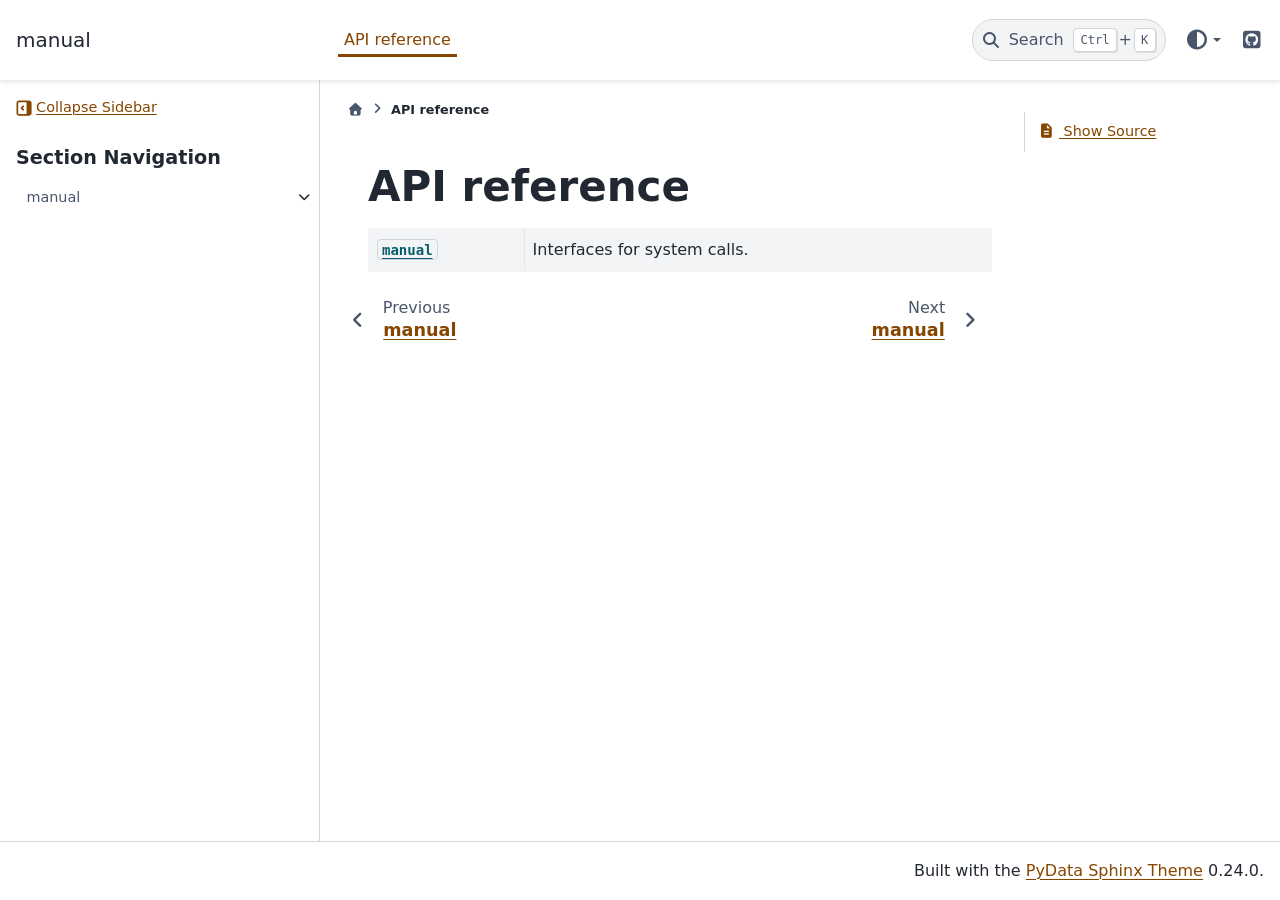
<file: api.html>
<!DOCTYPE html>


<html lang="en" data-content_root="./" >

  <head>
    <meta charset="utf-8" />
    <meta name="viewport" content="width=device-width, initial-scale=1.0" /><meta name="viewport" content="width=device-width, initial-scale=1" />

<link rel="alternate" type="text/markdown" href="api.html.md">
<link rel="describedby" href="llms.txt" type="text/markdown">
<link rel="alternate" type="text/markdown" href="api.html.md">
<link rel="describedby" href="llms.txt">
    <title>API reference &#8212; manual</title>
  
  
  
  <script data-cfasync="false">
    document.documentElement.dataset.mode = localStorage.getItem("mode") || "";
    document.documentElement.dataset.theme = localStorage.getItem("theme") || "";
  </script>
  <!--
    this give us a css class that will be invisible only if js is disabled
  -->
  <noscript>
    <style>
      .pst-js-only { display: none !important; }

    </style>
  </noscript>
  
  <!-- Loaded before other Sphinx assets -->
  <link href="_static/styles/theme.css?digest=75c7c72ae941e8b558d8" rel="stylesheet" />
<link href="_static/styles/pydata-sphinx-theme.css?digest=75c7c72ae941e8b558d8" rel="stylesheet" />

    <link rel="stylesheet" type="text/css" href="_static/pygments.css?v=d75fae25" />
    <link rel="stylesheet" type="text/css" href="_static/sphinx_autodoc_typehints.css?v=057ac668" />
    <link rel="stylesheet" type="text/css" href="_static/copybutton.css?v=76b2166b" />
    <link rel="stylesheet" type="text/css" href="_static/epythet.css?v=2b5eb0b9" />
  
  <!-- So that users can add custom icons -->
  <script defer src="_static/scripts/fontawesome.js?digest=75c7c72ae941e8b558d8"></script>
  <!-- Pre-loaded scripts that we'll load fully later -->
  <link rel="preload" as="script" href="_static/scripts/bootstrap.js?digest=75c7c72ae941e8b558d8" />
<link rel="preload" as="script" href="_static/scripts/pydata-sphinx-theme.js?digest=75c7c72ae941e8b558d8" />

    <script src="_static/documentation_options.js?v=e3a6060d"></script>
    <script src="_static/doctools.js?v=fd6eb6e6"></script>
    <script src="_static/sphinx_highlight.js?v=6ffebe34"></script>
    <script src="_static/clipboard.min.js?v=a7894cd8"></script>
    <script src="_static/copybutton.js?v=fd10adb8"></script>
    <script>DOCUMENTATION_OPTIONS.pagename = 'api';</script>
    <script>DOCUMENTATION_OPTIONS.search_as_you_type = false;</script>
    <link rel="index" title="Index" href="genindex.html" />
    <link rel="search" title="Search" href="search.html" />
    <link rel="next" title="manual" href="_autosummary/manual.html" />
    <link rel="prev" title="manual" href="index.html" />
  <meta name="viewport" content="width=device-width, initial-scale=1"/>
  <meta name="color-scheme" content="light dark"/>
  <meta name="docsearch:language" content="en"/>
  <meta name="docsearch:version" content="0.0.2" />
  
    
    <script src="_static/searchtools.js"></script>
    <script src="_static/language_data.js"></script>
    <script src="searchindex.js"></script>
  
  </head>
  <body data-default-mode="">
  
  
  <div id="pst-skip-link" class="skip-link d-print-none"><a href="#main-content">Skip to main content</a></div>

  
  <div id="pst-scroll-pixel-helper"></div>
  
  <button type="button" class="btn rounded-pill" id="pst-back-to-top">
    <i class="fa-solid fa-arrow-up"></i>Back to top</button>
  
  
  
  
  <dialog id="pst-search-dialog">
    
<form class="bd-search d-flex align-items-center"
      action="search.html"
      method="get">
  <i class="fa-solid fa-magnifying-glass"></i>
  <input type="search"
         class="form-control"
         name="q"
         placeholder="Search the docs ..."
         aria-label="Search the docs ..."
         autocomplete="off"
         autocorrect="off"
         autocapitalize="off"
         spellcheck="false"/>
  <span class="search-button__kbd-shortcut"><kbd class="kbd-shortcut__modifier">Ctrl</kbd>+<kbd>K</kbd></span>
</form>
  </dialog>

  <div class="pst-async-banner-revealer d-none">
  <aside id="bd-header-version-warning" class="d-none d-print-none" aria-label="Version warning"></aside>
</div>

  
    <header id="pst-header" class="bd-header navbar navbar-expand-lg bd-navbar d-print-none">
<div class="bd-header__inner bd-page-width">
  <button type="button" class="pst-navbar-icon sidebar-toggle primary-toggle" aria-label="Site navigation" aria-expanded="false" aria-controls="pst-primary-sidebar-modal">
    <span class="fa-solid fa-bars"></span>
  </button>
  
  
  <div class="col-lg-3 navbar-header-items__start">
    
      <div class="navbar-item">

  
    
  

<a class="navbar-brand logo" href="index.html">
  
  
  
  
  
  
    <p class="title logo__title">manual</p>
  
</a></div>
    
  </div>
  
  <div class="col-lg-9 navbar-header-items">
    
    <div class="me-auto navbar-header-items__center">
      
        <div class="navbar-item">
<nav>
  <ul class="bd-navbar-elements navbar-nav">
    
<li class="nav-item current active">
  <a class="nav-link nav-internal" href="#" aria-current="page">
    API reference
  </a>
</li>

  </ul>
</nav></div>
      
    </div>
    
    
    <div class="navbar-header-items__end">
      
        <div class="navbar-item navbar-persistent--container">
          

<button type="button" class="btn search-button-field search-button__button pst-js-only" title="Search" aria-label="Search" data-bs-placement="bottom" data-bs-toggle="tooltip">
 <i class="fa-solid fa-magnifying-glass"></i>
 <span class="search-button__default-text">Search</span>
 <span class="search-button__kbd-shortcut"><kbd class="kbd-shortcut__modifier">Ctrl</kbd>+<kbd class="kbd-shortcut__modifier">K</kbd></span>
</button>
        </div>
      
      
        <div class="navbar-item">

<div class="theme-switch-container dropdown pst-js-only" data-bs-toggle="tooltip" data-bs-placement="bottom" title="Color mode">
  <button type="button" class="btn btn-sm nav-link pst-navbar-icon theme-switch-button dropdown-toggle" aria-label="Color mode" data-bs-toggle="dropdown">
    <i class="theme-switch fa-solid fa-sun fa-lg" data-mode="light" title="Light"></i>
    <i class="theme-switch fa-solid fa-moon fa-lg" data-mode="dark" title="Dark"></i>
    <i class="theme-switch fa-solid fa-circle-half-stroke fa-lg" data-mode="auto" title="System Settings"></i>
  </button>
  <ul class="dropdown-menu dropdown-menu-end">
    <li><button type="button" class="dropdown-item d-flex align-items-center theme-change-button" data-mode="auto"><i class="fa-solid fa-circle-half-stroke fa-lg me-1"></i>System Settings</button></li>
    <li><button type="button" class="dropdown-item d-flex align-items-center theme-change-button" data-mode="light"><i class="fa-solid fa-sun fa-lg me-1"></i>Light</button></li>
    <li><button type="button" class="dropdown-item d-flex align-items-center theme-change-button" data-mode="dark"><i class="fa-solid fa-moon fa-lg me-1"></i>Dark</button></li>
  </ul>
</div></div>
      
        <div class="navbar-item"><ul class="navbar-icon-links"
    aria-label="Icon Links">
        <li class="nav-item">
          
          
          
          
          
          
          
          
          <a href="https://github.com/thorwhalen/manual" title="GitHub" class="nav-link pst-navbar-icon" rel="noopener" target="_blank" data-bs-toggle="tooltip" data-bs-placement="bottom"><i class="fa-brands fa-square-github fa-lg" aria-hidden="true"></i><span class="visually-hidden">GitHub</span></a>
        </li>
</ul></div>
      
    </div>
    
  </div>
  
  
    <div class="navbar-persistent--mobile">

<button type="button" class="btn search-button-field search-button__button pst-js-only" title="Search" aria-label="Search" data-bs-placement="bottom" data-bs-toggle="tooltip">
 <i class="fa-solid fa-magnifying-glass"></i>
 <span class="search-button__default-text">Search</span>
 <span class="search-button__kbd-shortcut"><kbd class="kbd-shortcut__modifier">Ctrl</kbd>+<kbd class="kbd-shortcut__modifier">K</kbd></span>
</button>
    </div>
  

  
    <button type="button" class="pst-navbar-icon sidebar-toggle secondary-toggle" aria-label="On this page" aria-expanded="false" aria-controls="pst-secondary-sidebar-modal">
      <span class="fa-solid fa-outdent"></span>
    </button>
  
</div>

    </header>
  

  <div class="bd-container">
    <div class="bd-container__inner bd-page-width">
      
      
      
      <dialog id="pst-primary-sidebar-modal" tabindex="-1"></dialog>
      <div id="pst-primary-sidebar" class="bd-sidebar-primary bd-sidebar">
        

  
  <div class="sidebar-header-items sidebar-primary__section">
    
    
      <div class="sidebar-header-items__center">
        
          
          
            <div class="navbar-item">
<nav>
  <ul class="bd-navbar-elements navbar-nav">
    
<li class="nav-item current active">
  <a class="nav-link nav-internal" href="#" aria-current="page">
    API reference
  </a>
</li>

  </ul>
</nav></div>
          
        
      </div>
    
    
    
      <div class="sidebar-header-items__end">
        
          <div class="navbar-item">

<div class="theme-switch-container dropdown pst-js-only" data-bs-toggle="tooltip" data-bs-placement="bottom" title="Color mode">
  <button type="button" class="btn btn-sm nav-link pst-navbar-icon theme-switch-button dropdown-toggle" aria-label="Color mode" data-bs-toggle="dropdown">
    <i class="theme-switch fa-solid fa-sun fa-lg" data-mode="light" title="Light"></i>
    <i class="theme-switch fa-solid fa-moon fa-lg" data-mode="dark" title="Dark"></i>
    <i class="theme-switch fa-solid fa-circle-half-stroke fa-lg" data-mode="auto" title="System Settings"></i>
  </button>
  <ul class="dropdown-menu dropdown-menu-end">
    <li><button type="button" class="dropdown-item d-flex align-items-center theme-change-button" data-mode="auto"><i class="fa-solid fa-circle-half-stroke fa-lg me-1"></i>System Settings</button></li>
    <li><button type="button" class="dropdown-item d-flex align-items-center theme-change-button" data-mode="light"><i class="fa-solid fa-sun fa-lg me-1"></i>Light</button></li>
    <li><button type="button" class="dropdown-item d-flex align-items-center theme-change-button" data-mode="dark"><i class="fa-solid fa-moon fa-lg me-1"></i>Dark</button></li>
  </ul>
</div></div>
        
          <div class="navbar-item"><ul class="navbar-icon-links"
    aria-label="Icon Links">
        <li class="nav-item">
          
          
          
          
          
          
          
          
          <a href="https://github.com/thorwhalen/manual" title="GitHub" class="nav-link pst-navbar-icon" rel="noopener" target="_blank" data-bs-toggle="tooltip" data-bs-placement="bottom"><i class="fa-brands fa-square-github fa-lg" aria-hidden="true"></i><span class="visually-hidden">GitHub</span></a>
        </li>
</ul></div>
        
      </div>
    
  </div>
  
    <div class="sidebar-primary-items__start sidebar-primary__section">
        <div class="sidebar-primary-item pst-sidebar-collapse"><button type="button" id="pst-collapse-sidebar-button" aria-expanded="true" aria-controls="pst-primary-sidebar">
  <svg class="pst-icon" role="img" aria-hidden="true" focusable="false" viewBox="0 0 16 16" xmlns="http://www.w3.org/2000/svg">
    <path fill="currentColor" d="M3 15.5C2.36232 15.5 1.74874 15.2564 1.28478 14.8189C0.820828 14.3815 0.541576 13.7832 0.504167 13.1467L0.5 13L0.5 3C0.499965 2.36232 0.743605 1.74874 1.18107 1.28478C1.61854 0.820828 2.21676 0.541576 2.85333 0.504167L3 0.5L13 0.5C13.6377 0.499965 14.2513 0.743605 14.7152 1.18107C15.1792 1.61854 15.4584 2.21676 15.4958 2.85333L15.5 3L15.5 13C15.5 13.6377 15.2564 14.2513 14.8189 14.7152C14.3815 15.1792 13.7832 15.4584 13.1467 15.4958L13 15.5L3 15.5ZM3 13.8333L10.5 13.8333L10.5 2.16667L3 2.16667C2.79589 2.16669 2.59889 2.24163 2.44636 2.37726C2.29383 2.5129 2.19638 2.69979 2.1725 2.9025L2.16667 3L2.16667 13C2.16669 13.2041 2.24163 13.4011 2.37726 13.5536C2.5129 13.7062 2.69979 13.8036 2.9025 13.8275L3 13.8333ZM6.65583 10.325L6.5775 10.2558L4.91083 8.58917C4.76735 8.44567 4.68116 8.25476 4.66843 8.05223C4.65569 7.84971 4.71729 7.6495 4.84167 7.48917L4.91083 7.41083L6.5775 5.74417C6.72747 5.59471 6.9287 5.50794 7.14032 5.50148C7.35194 5.49502 7.55809 5.56935 7.7169 5.70937C7.8757 5.8494 7.97525 6.04463 7.99533 6.25539C8.01541 6.46616 7.95451 6.67667 7.825 6.84417L7.75583 6.9225L6.67917 8L7.75583 9.0775C7.89931 9.22099 7.98551 9.41191 7.99824 9.61443C8.01097 9.81695 7.94938 10.0172 7.825 10.1775L7.75583 10.2558C7.61234 10.3993 7.42142 10.4855 7.2189 10.4982C7.01638 10.511 6.81617 10.4494 6.65583 10.325Z"/>
  </svg>
  <span class="pst-collapse-sidebar-label">Collapse Sidebar</span>
  <span class="pst-expand-sidebar-label">Expand Sidebar</span>
</button></div>
        <div class="sidebar-primary-item">

<nav class="bd-docs-nav bd-links"
     aria-label="Section Navigation">
  <p class="bd-links__title" role="heading" aria-level="1">Section Navigation</p>
  <div class="bd-toc-item navbar-nav"><ul class="nav bd-sidenav">
<li class="toctree-l1 has-children"><a class="reference internal" href="_autosummary/manual.html">manual</a><details><summary><span class="toctree-toggle" role="presentation"><i class="fa-solid fa-chevron-down"></i></span></summary><ul>
<li class="toctree-l2"><a class="reference internal" href="_autosummary/manual.base.html">manual.base</a></li>
<li class="toctree-l2"><a class="reference internal" href="_autosummary/manual.util.html">manual.util</a></li>
</ul>
</details></li>
</ul>
</div>
</nav></div>
    </div>
  
  
  <div class="sidebar-primary-items__end sidebar-primary__section">
      <div class="sidebar-primary-item">
<div id="ethical-ad-placement"
      class="flat"
      data-ea-publisher="readthedocs"
      data-ea-type="readthedocs-sidebar"
      data-ea-manual="true">
</div></div>
  </div>


      </div>
      
      <main id="main-content" class="bd-main" role="main">
        
        
          <div class="bd-content">
            <div class="bd-article-container">
              
              <div class="bd-header-article d-print-none">
<div class="header-article-items header-article__inner">
  
    <div class="header-article-items__start">
      
        <div class="header-article-item">

<nav aria-label="Breadcrumb" class="d-print-none">
  <ul class="bd-breadcrumbs">
    
    <li class="breadcrumb-item breadcrumb-home">
      <a href="index.html" class="nav-link" aria-label="Home">
        <i class="fa-solid fa-house"></i>
      </a>
    </li>
    <li class="breadcrumb-item active" aria-current="page"><span class="ellipsis">API reference</span></li>
  </ul>
</nav>
</div>
      
    </div>
  
  
</div>
</div>
              
              
              
                
<div id="searchbox"></div>
                <article class="bd-article">
                  
  <section id="api-reference">
<h1>API reference<a class="headerlink" href="#api-reference" title="Link to this heading">#</a></h1>
<div class="pst-scrollable-table-container"><table class="autosummary longtable table">
<tbody>
<tr class="row-odd"><td><p><a class="reference internal" href="_autosummary/manual.html#module-manual" title="manual"><code class="xref py py-obj docutils literal notranslate"><span class="pre">manual</span></code></a></p></td>
<td><p>Interfaces for system calls.</p></td>
</tr>
</tbody>
</table>
</div>
</section>


                </article>
              
              
              
              
              
                <footer class="prev-next-footer d-print-none">
                  
<div class="prev-next-area">
    <a class="left-prev"
       href="index.html"
       title="previous page">
      <i class="fa-solid fa-angle-left"></i>
      <div class="prev-next-info">
        <p class="prev-next-subtitle">previous</p>
        <p class="prev-next-title">manual</p>
      </div>
    </a>
    <a class="right-next"
       href="_autosummary/manual.html"
       title="next page">
      <div class="prev-next-info">
        <p class="prev-next-subtitle">next</p>
        <p class="prev-next-title">manual</p>
      </div>
      <i class="fa-solid fa-angle-right"></i>
    </a>
</div>
                </footer>
              
            </div>
            
            
              
                <dialog id="pst-secondary-sidebar-modal" tabindex="-1"></dialog>
                <div id="pst-secondary-sidebar" class="bd-sidebar-secondary bd-toc"><div class="sidebar-secondary-items sidebar-secondary__inner">


  <div class="sidebar-secondary-item">

  <div class="tocsection sourcelink">
    <a href="_sources/api.rst.txt">
      <i class="fa-solid fa-file-lines"></i> Show Source
    </a>
  </div>
</div>

</div></div>
              
            
          </div>
          <footer class="bd-footer-content">
            
          </footer>
        
      </main>
    </div>
  </div>
  
  <!-- Scripts loaded after <body> so the DOM is not blocked -->
  <script defer src="_static/scripts/bootstrap.js?digest=75c7c72ae941e8b558d8"></script>
<script defer src="_static/scripts/pydata-sphinx-theme.js?digest=75c7c72ae941e8b558d8"></script>

  <footer class="bd-footer">
<div class="bd-footer__inner bd-page-width">
  
  
  
    <div class="footer-items__end">
      
        <div class="footer-item">
<p class="theme-version">
  <!-- # L10n: Setting the PST URL as an argument as this does not need to be localized -->
  Built with the <a href="https://pydata-sphinx-theme.readthedocs.io/en/stable/index.html">PyData Sphinx Theme</a> 0.24.0.
</p></div>
      
    </div>
  
</div>

  </footer>
  </body>
</html>
</file>
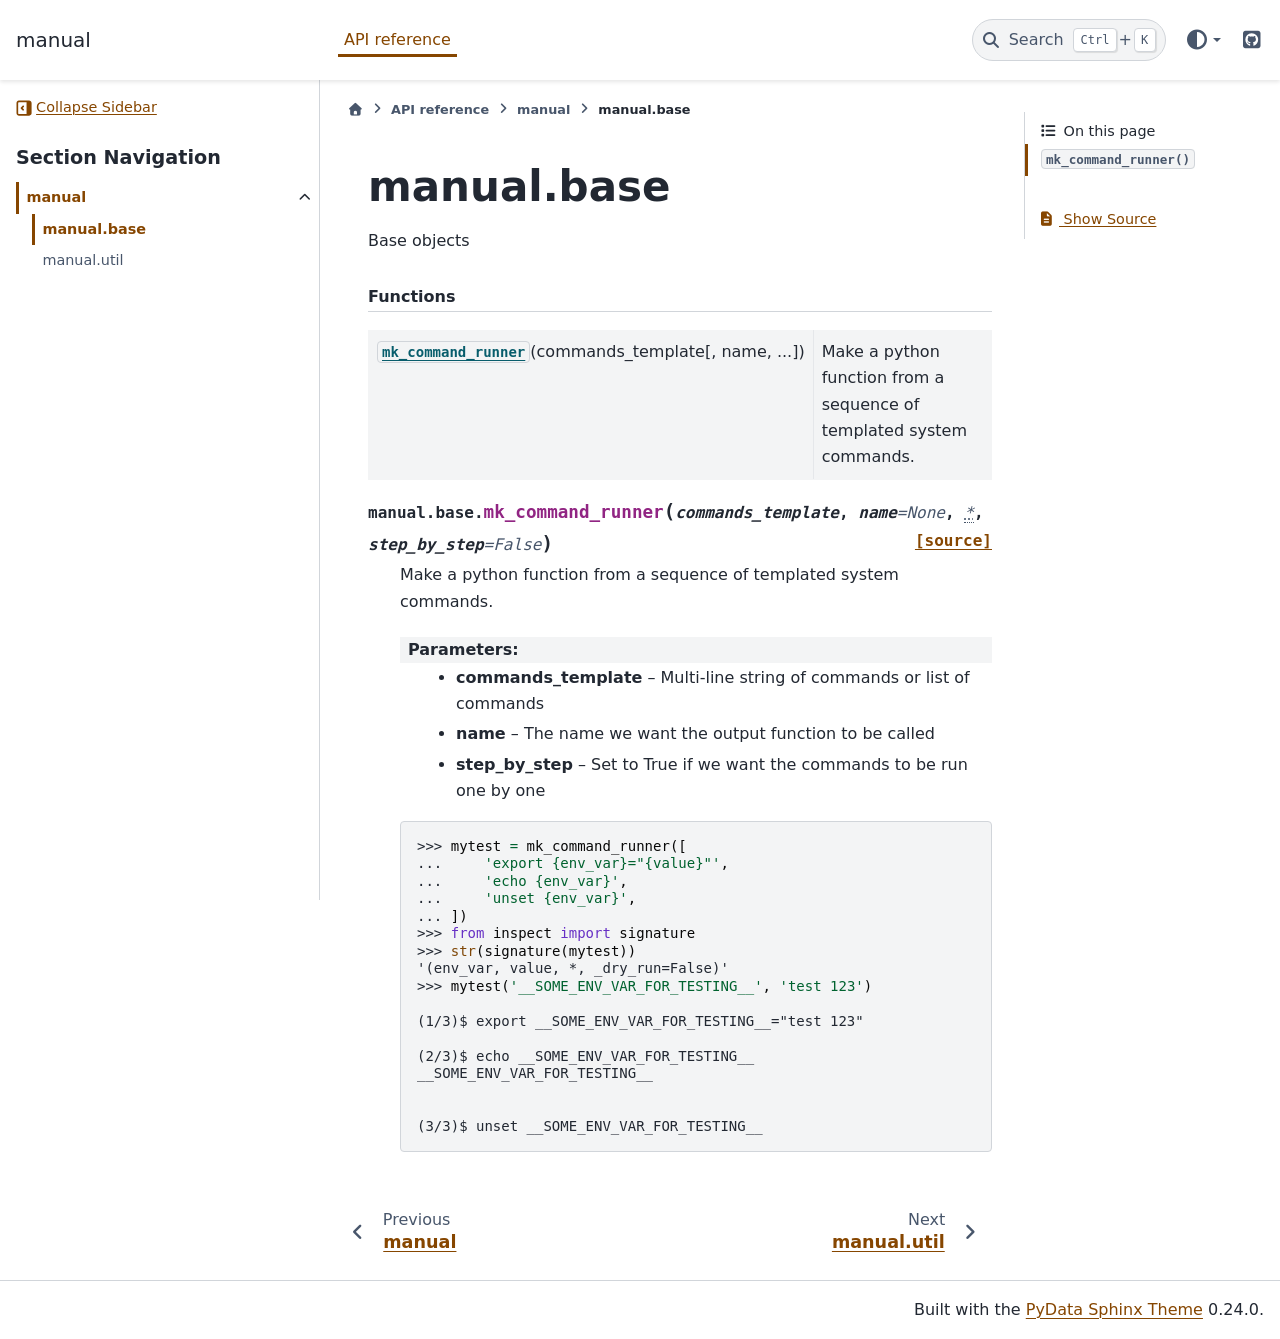
<file: _autosummary/manual.base.html>
<!DOCTYPE html>


<html lang="en" data-content_root="../" >

  <head>
    <meta charset="utf-8" />
    <meta name="viewport" content="width=device-width, initial-scale=1.0" /><meta name="viewport" content="width=device-width, initial-scale=1" />

<link rel="alternate" type="text/markdown" href="manual.base.html.md">
<link rel="describedby" href="../llms.txt" type="text/markdown">
<link rel="alternate" type="text/markdown" href="manual.base.html.md">
<link rel="describedby" href="llms.txt">
    <title>manual.base &#8212; manual</title>
  
  
  
  <script data-cfasync="false">
    document.documentElement.dataset.mode = localStorage.getItem("mode") || "";
    document.documentElement.dataset.theme = localStorage.getItem("theme") || "";
  </script>
  <!--
    this give us a css class that will be invisible only if js is disabled
  -->
  <noscript>
    <style>
      .pst-js-only { display: none !important; }

    </style>
  </noscript>
  
  <!-- Loaded before other Sphinx assets -->
  <link href="../_static/styles/theme.css?digest=75c7c72ae941e8b558d8" rel="stylesheet" />
<link href="../_static/styles/pydata-sphinx-theme.css?digest=75c7c72ae941e8b558d8" rel="stylesheet" />

    <link rel="stylesheet" type="text/css" href="../_static/pygments.css?v=d75fae25" />
    <link rel="stylesheet" type="text/css" href="../_static/sphinx_autodoc_typehints.css?v=057ac668" />
    <link rel="stylesheet" type="text/css" href="../_static/copybutton.css?v=76b2166b" />
    <link rel="stylesheet" type="text/css" href="../_static/epythet.css?v=2b5eb0b9" />
  
  <!-- So that users can add custom icons -->
  <script defer src="../_static/scripts/fontawesome.js?digest=75c7c72ae941e8b558d8"></script>
  <!-- Pre-loaded scripts that we'll load fully later -->
  <link rel="preload" as="script" href="../_static/scripts/bootstrap.js?digest=75c7c72ae941e8b558d8" />
<link rel="preload" as="script" href="../_static/scripts/pydata-sphinx-theme.js?digest=75c7c72ae941e8b558d8" />

    <script src="../_static/documentation_options.js?v=e3a6060d"></script>
    <script src="../_static/doctools.js?v=fd6eb6e6"></script>
    <script src="../_static/sphinx_highlight.js?v=6ffebe34"></script>
    <script src="../_static/clipboard.min.js?v=a7894cd8"></script>
    <script src="../_static/copybutton.js?v=fd10adb8"></script>
    <script>DOCUMENTATION_OPTIONS.pagename = '_autosummary/manual.base';</script>
    <script>DOCUMENTATION_OPTIONS.search_as_you_type = false;</script>
    <link rel="index" title="Index" href="../genindex.html" />
    <link rel="search" title="Search" href="../search.html" />
    <link rel="next" title="manual.util" href="manual.util.html" />
    <link rel="prev" title="manual" href="manual.html" />
  <meta name="viewport" content="width=device-width, initial-scale=1"/>
  <meta name="color-scheme" content="light dark"/>
  <meta name="docsearch:language" content="en"/>
  <meta name="docsearch:version" content="0.0.2" />
  
    
    <script src="../_static/searchtools.js"></script>
    <script src="../_static/language_data.js"></script>
    <script src="../searchindex.js"></script>
  
  </head>
  <body data-default-mode="">
  
  
  <div id="pst-skip-link" class="skip-link d-print-none"><a href="#main-content">Skip to main content</a></div>

  
  <div id="pst-scroll-pixel-helper"></div>
  
  <button type="button" class="btn rounded-pill" id="pst-back-to-top">
    <i class="fa-solid fa-arrow-up"></i>Back to top</button>
  
  
  
  
  <dialog id="pst-search-dialog">
    
<form class="bd-search d-flex align-items-center"
      action="../search.html"
      method="get">
  <i class="fa-solid fa-magnifying-glass"></i>
  <input type="search"
         class="form-control"
         name="q"
         placeholder="Search the docs ..."
         aria-label="Search the docs ..."
         autocomplete="off"
         autocorrect="off"
         autocapitalize="off"
         spellcheck="false"/>
  <span class="search-button__kbd-shortcut"><kbd class="kbd-shortcut__modifier">Ctrl</kbd>+<kbd>K</kbd></span>
</form>
  </dialog>

  <div class="pst-async-banner-revealer d-none">
  <aside id="bd-header-version-warning" class="d-none d-print-none" aria-label="Version warning"></aside>
</div>

  
    <header id="pst-header" class="bd-header navbar navbar-expand-lg bd-navbar d-print-none">
<div class="bd-header__inner bd-page-width">
  <button type="button" class="pst-navbar-icon sidebar-toggle primary-toggle" aria-label="Site navigation" aria-expanded="false" aria-controls="pst-primary-sidebar-modal">
    <span class="fa-solid fa-bars"></span>
  </button>
  
  
  <div class="col-lg-3 navbar-header-items__start">
    
      <div class="navbar-item">

  
    
  

<a class="navbar-brand logo" href="../index.html">
  
  
  
  
  
  
    <p class="title logo__title">manual</p>
  
</a></div>
    
  </div>
  
  <div class="col-lg-9 navbar-header-items">
    
    <div class="me-auto navbar-header-items__center">
      
        <div class="navbar-item">
<nav>
  <ul class="bd-navbar-elements navbar-nav">
    
<li class="nav-item current active">
  <a class="nav-link nav-internal" href="../api.html">
    API reference
  </a>
</li>

  </ul>
</nav></div>
      
    </div>
    
    
    <div class="navbar-header-items__end">
      
        <div class="navbar-item navbar-persistent--container">
          

<button type="button" class="btn search-button-field search-button__button pst-js-only" title="Search" aria-label="Search" data-bs-placement="bottom" data-bs-toggle="tooltip">
 <i class="fa-solid fa-magnifying-glass"></i>
 <span class="search-button__default-text">Search</span>
 <span class="search-button__kbd-shortcut"><kbd class="kbd-shortcut__modifier">Ctrl</kbd>+<kbd class="kbd-shortcut__modifier">K</kbd></span>
</button>
        </div>
      
      
        <div class="navbar-item">

<div class="theme-switch-container dropdown pst-js-only" data-bs-toggle="tooltip" data-bs-placement="bottom" title="Color mode">
  <button type="button" class="btn btn-sm nav-link pst-navbar-icon theme-switch-button dropdown-toggle" aria-label="Color mode" data-bs-toggle="dropdown">
    <i class="theme-switch fa-solid fa-sun fa-lg" data-mode="light" title="Light"></i>
    <i class="theme-switch fa-solid fa-moon fa-lg" data-mode="dark" title="Dark"></i>
    <i class="theme-switch fa-solid fa-circle-half-stroke fa-lg" data-mode="auto" title="System Settings"></i>
  </button>
  <ul class="dropdown-menu dropdown-menu-end">
    <li><button type="button" class="dropdown-item d-flex align-items-center theme-change-button" data-mode="auto"><i class="fa-solid fa-circle-half-stroke fa-lg me-1"></i>System Settings</button></li>
    <li><button type="button" class="dropdown-item d-flex align-items-center theme-change-button" data-mode="light"><i class="fa-solid fa-sun fa-lg me-1"></i>Light</button></li>
    <li><button type="button" class="dropdown-item d-flex align-items-center theme-change-button" data-mode="dark"><i class="fa-solid fa-moon fa-lg me-1"></i>Dark</button></li>
  </ul>
</div></div>
      
        <div class="navbar-item"><ul class="navbar-icon-links"
    aria-label="Icon Links">
        <li class="nav-item">
          
          
          
          
          
          
          
          
          <a href="https://github.com/thorwhalen/manual" title="GitHub" class="nav-link pst-navbar-icon" rel="noopener" target="_blank" data-bs-toggle="tooltip" data-bs-placement="bottom"><i class="fa-brands fa-square-github fa-lg" aria-hidden="true"></i><span class="visually-hidden">GitHub</span></a>
        </li>
</ul></div>
      
    </div>
    
  </div>
  
  
    <div class="navbar-persistent--mobile">

<button type="button" class="btn search-button-field search-button__button pst-js-only" title="Search" aria-label="Search" data-bs-placement="bottom" data-bs-toggle="tooltip">
 <i class="fa-solid fa-magnifying-glass"></i>
 <span class="search-button__default-text">Search</span>
 <span class="search-button__kbd-shortcut"><kbd class="kbd-shortcut__modifier">Ctrl</kbd>+<kbd class="kbd-shortcut__modifier">K</kbd></span>
</button>
    </div>
  

  
    <button type="button" class="pst-navbar-icon sidebar-toggle secondary-toggle" aria-label="On this page" aria-expanded="false" aria-controls="pst-secondary-sidebar-modal">
      <span class="fa-solid fa-outdent"></span>
    </button>
  
</div>

    </header>
  

  <div class="bd-container">
    <div class="bd-container__inner bd-page-width">
      
      
      
      <dialog id="pst-primary-sidebar-modal" tabindex="-1"></dialog>
      <div id="pst-primary-sidebar" class="bd-sidebar-primary bd-sidebar">
        

  
  <div class="sidebar-header-items sidebar-primary__section">
    
    
      <div class="sidebar-header-items__center">
        
          
          
            <div class="navbar-item">
<nav>
  <ul class="bd-navbar-elements navbar-nav">
    
<li class="nav-item current active">
  <a class="nav-link nav-internal" href="../api.html">
    API reference
  </a>
</li>

  </ul>
</nav></div>
          
        
      </div>
    
    
    
      <div class="sidebar-header-items__end">
        
          <div class="navbar-item">

<div class="theme-switch-container dropdown pst-js-only" data-bs-toggle="tooltip" data-bs-placement="bottom" title="Color mode">
  <button type="button" class="btn btn-sm nav-link pst-navbar-icon theme-switch-button dropdown-toggle" aria-label="Color mode" data-bs-toggle="dropdown">
    <i class="theme-switch fa-solid fa-sun fa-lg" data-mode="light" title="Light"></i>
    <i class="theme-switch fa-solid fa-moon fa-lg" data-mode="dark" title="Dark"></i>
    <i class="theme-switch fa-solid fa-circle-half-stroke fa-lg" data-mode="auto" title="System Settings"></i>
  </button>
  <ul class="dropdown-menu dropdown-menu-end">
    <li><button type="button" class="dropdown-item d-flex align-items-center theme-change-button" data-mode="auto"><i class="fa-solid fa-circle-half-stroke fa-lg me-1"></i>System Settings</button></li>
    <li><button type="button" class="dropdown-item d-flex align-items-center theme-change-button" data-mode="light"><i class="fa-solid fa-sun fa-lg me-1"></i>Light</button></li>
    <li><button type="button" class="dropdown-item d-flex align-items-center theme-change-button" data-mode="dark"><i class="fa-solid fa-moon fa-lg me-1"></i>Dark</button></li>
  </ul>
</div></div>
        
          <div class="navbar-item"><ul class="navbar-icon-links"
    aria-label="Icon Links">
        <li class="nav-item">
          
          
          
          
          
          
          
          
          <a href="https://github.com/thorwhalen/manual" title="GitHub" class="nav-link pst-navbar-icon" rel="noopener" target="_blank" data-bs-toggle="tooltip" data-bs-placement="bottom"><i class="fa-brands fa-square-github fa-lg" aria-hidden="true"></i><span class="visually-hidden">GitHub</span></a>
        </li>
</ul></div>
        
      </div>
    
  </div>
  
    <div class="sidebar-primary-items__start sidebar-primary__section">
        <div class="sidebar-primary-item pst-sidebar-collapse"><button type="button" id="pst-collapse-sidebar-button" aria-expanded="true" aria-controls="pst-primary-sidebar">
  <svg class="pst-icon" role="img" aria-hidden="true" focusable="false" viewBox="0 0 16 16" xmlns="http://www.w3.org/2000/svg">
    <path fill="currentColor" d="M3 15.5C2.36232 15.5 1.74874 15.2564 1.28478 14.8189C0.820828 14.3815 0.541576 13.7832 0.504167 13.1467L0.5 13L0.5 3C0.499965 2.36232 0.743605 1.74874 1.18107 1.28478C1.61854 0.820828 2.21676 0.541576 2.85333 0.504167L3 0.5L13 0.5C13.6377 0.499965 14.2513 0.743605 14.7152 1.18107C15.1792 1.61854 15.4584 2.21676 15.4958 2.85333L15.5 3L15.5 13C15.5 13.6377 15.2564 14.2513 14.8189 14.7152C14.3815 15.1792 13.7832 15.4584 13.1467 15.4958L13 15.5L3 15.5ZM3 13.8333L10.5 13.8333L10.5 2.16667L3 2.16667C2.79589 2.16669 2.59889 2.24163 2.44636 2.37726C2.29383 2.5129 2.19638 2.69979 2.1725 2.9025L2.16667 3L2.16667 13C2.16669 13.2041 2.24163 13.4011 2.37726 13.5536C2.5129 13.7062 2.69979 13.8036 2.9025 13.8275L3 13.8333ZM6.65583 10.325L6.5775 10.2558L4.91083 8.58917C4.76735 8.44567 4.68116 8.25476 4.66843 8.05223C4.65569 7.84971 4.71729 7.6495 4.84167 7.48917L4.91083 7.41083L6.5775 5.74417C6.72747 5.59471 6.9287 5.50794 7.14032 5.50148C7.35194 5.49502 7.55809 5.56935 7.7169 5.70937C7.8757 5.8494 7.97525 6.04463 7.99533 6.25539C8.01541 6.46616 7.95451 6.67667 7.825 6.84417L7.75583 6.9225L6.67917 8L7.75583 9.0775C7.89931 9.22099 7.98551 9.41191 7.99824 9.61443C8.01097 9.81695 7.94938 10.0172 7.825 10.1775L7.75583 10.2558C7.61234 10.3993 7.42142 10.4855 7.2189 10.4982C7.01638 10.511 6.81617 10.4494 6.65583 10.325Z"/>
  </svg>
  <span class="pst-collapse-sidebar-label">Collapse Sidebar</span>
  <span class="pst-expand-sidebar-label">Expand Sidebar</span>
</button></div>
        <div class="sidebar-primary-item">

<nav class="bd-docs-nav bd-links"
     aria-label="Section Navigation">
  <p class="bd-links__title" role="heading" aria-level="1">Section Navigation</p>
  <div class="bd-toc-item navbar-nav"><ul class="current nav bd-sidenav">
<li class="toctree-l1 current active has-children"><a class="reference internal" href="manual.html">manual</a><details open="open"><summary><span class="toctree-toggle" role="presentation"><i class="fa-solid fa-chevron-down"></i></span></summary><ul class="current">
<li class="toctree-l2 current active"><a aria-current="page" class="current reference internal" href="#">manual.base</a></li>
<li class="toctree-l2"><a class="reference internal" href="manual.util.html">manual.util</a></li>
</ul>
</details></li>
</ul>
</div>
</nav></div>
    </div>
  
  
  <div class="sidebar-primary-items__end sidebar-primary__section">
      <div class="sidebar-primary-item">
<div id="ethical-ad-placement"
      class="flat"
      data-ea-publisher="readthedocs"
      data-ea-type="readthedocs-sidebar"
      data-ea-manual="true">
</div></div>
  </div>


      </div>
      
      <main id="main-content" class="bd-main" role="main">
        
        
          <div class="bd-content">
            <div class="bd-article-container">
              
              <div class="bd-header-article d-print-none">
<div class="header-article-items header-article__inner">
  
    <div class="header-article-items__start">
      
        <div class="header-article-item">

<nav aria-label="Breadcrumb" class="d-print-none">
  <ul class="bd-breadcrumbs">
    
    <li class="breadcrumb-item breadcrumb-home">
      <a href="../index.html" class="nav-link" aria-label="Home">
        <i class="fa-solid fa-house"></i>
      </a>
    </li>
    
    <li class="breadcrumb-item"><a href="../api.html" class="nav-link">API reference</a></li>
    
    
    <li class="breadcrumb-item"><a href="manual.html" class="nav-link">manual</a></li>
    
    <li class="breadcrumb-item active" aria-current="page"><span class="ellipsis">manual.base</span></li>
  </ul>
</nav>
</div>
      
    </div>
  
  
</div>
</div>
              
              
              
                
<div id="searchbox"></div>
                <article class="bd-article">
                  
  <section id="module-manual.base">
<span id="manual-base"></span><h1>manual.base<a class="headerlink" href="#module-manual.base" title="Link to this heading">#</a></h1>
<p>Base objects</p>
<p class="rubric">Functions</p>
<div class="pst-scrollable-table-container"><table class="autosummary longtable table">
<tbody>
<tr class="row-odd"><td><p><a class="reference internal" href="#manual.base.mk_command_runner" title="manual.base.mk_command_runner"><code class="xref py py-obj docutils literal notranslate"><span class="pre">mk_command_runner</span></code></a>(commands_template[, name, ...])</p></td>
<td><p>Make a python function from a sequence of templated system commands.</p></td>
</tr>
</tbody>
</table>
</div>
<dl class="py function">
<dt class="sig sig-object py" id="manual.base.mk_command_runner">
<span class="sig-prename descclassname"><span class="pre">manual.base.</span></span><span class="sig-name descname"><span class="pre">mk_command_runner</span></span><span class="sig-paren">(</span><em class="sig-param"><span class="n"><span class="pre">commands_template</span></span></em>, <em class="sig-param"><span class="n"><span class="pre">name</span></span><span class="o"><span class="pre">=</span></span><span class="default_value"><span class="pre">None</span></span></em>, <em class="sig-param"><span class="keyword-only-separator o"><abbr title="Keyword-only parameters separator (PEP 3102)"><span class="pre">*</span></abbr></span></em>, <em class="sig-param"><span class="n"><span class="pre">step_by_step</span></span><span class="o"><span class="pre">=</span></span><span class="default_value"><span class="pre">False</span></span></em><span class="sig-paren">)</span><a class="reference internal" href="../_modules/manual/base.html#mk_command_runner"><span class="viewcode-link"><span class="pre">[source]</span></span></a><a class="headerlink" href="#manual.base.mk_command_runner" title="Link to this definition">#</a></dt>
<dd><p>Make a python function from a sequence of templated system commands.</p>
<dl class="field-list simple">
<dt class="field-odd">Parameters<span class="colon">:</span></dt>
<dd class="field-odd"><ul class="simple">
<li><p><strong>commands_template</strong> – Multi-line string of commands or list of commands</p></li>
<li><p><strong>name</strong> – The name we want the output function to be called</p></li>
<li><p><strong>step_by_step</strong> – Set to True if we want the commands to be run one by one</p></li>
</ul>
</dd>
</dl>
<div class="doctest highlight-default notranslate"><div class="highlight"><pre><span></span><span class="gp">&gt;&gt;&gt; </span><span class="n">mytest</span> <span class="o">=</span> <span class="n">mk_command_runner</span><span class="p">([</span>
<span class="gp">... </span>    <span class="s1">'export </span><span class="si">{env_var}</span><span class="s1">="</span><span class="si">{value}</span><span class="s1">"'</span><span class="p">,</span>
<span class="gp">... </span>    <span class="s1">'echo </span><span class="si">{env_var}</span><span class="s1">'</span><span class="p">,</span>
<span class="gp">... </span>    <span class="s1">'unset </span><span class="si">{env_var}</span><span class="s1">'</span><span class="p">,</span>
<span class="gp">... </span><span class="p">])</span>
<span class="gp">&gt;&gt;&gt; </span><span class="kn">from</span><span class="w"> </span><span class="nn">inspect</span><span class="w"> </span><span class="kn">import</span> <span class="n">signature</span>
<span class="gp">&gt;&gt;&gt; </span><span class="nb">str</span><span class="p">(</span><span class="n">signature</span><span class="p">(</span><span class="n">mytest</span><span class="p">))</span>
<span class="go">'(env_var, value, *, _dry_run=False)'</span>
<span class="gp">&gt;&gt;&gt; </span><span class="n">mytest</span><span class="p">(</span><span class="s1">'__SOME_ENV_VAR_FOR_TESTING__'</span><span class="p">,</span> <span class="s1">'test 123'</span><span class="p">)</span>

<span class="go">(1/3)$ export __SOME_ENV_VAR_FOR_TESTING__="test 123"</span>

<span class="go">(2/3)$ echo __SOME_ENV_VAR_FOR_TESTING__</span>
<span class="go">__SOME_ENV_VAR_FOR_TESTING__</span>


<span class="go">(3/3)$ unset __SOME_ENV_VAR_FOR_TESTING__</span>
</pre></div>
</div>
</dd></dl>

</section>


                </article>
              
              
              
              
              
                <footer class="prev-next-footer d-print-none">
                  
<div class="prev-next-area">
    <a class="left-prev"
       href="manual.html"
       title="previous page">
      <i class="fa-solid fa-angle-left"></i>
      <div class="prev-next-info">
        <p class="prev-next-subtitle">previous</p>
        <p class="prev-next-title">manual</p>
      </div>
    </a>
    <a class="right-next"
       href="manual.util.html"
       title="next page">
      <div class="prev-next-info">
        <p class="prev-next-subtitle">next</p>
        <p class="prev-next-title">manual.util</p>
      </div>
      <i class="fa-solid fa-angle-right"></i>
    </a>
</div>
                </footer>
              
            </div>
            
            
              
                <dialog id="pst-secondary-sidebar-modal" tabindex="-1"></dialog>
                <div id="pst-secondary-sidebar" class="bd-sidebar-secondary bd-toc"><div class="sidebar-secondary-items sidebar-secondary__inner">


  <div class="sidebar-secondary-item">
<div
    id="pst-page-navigation-heading-2"
    class="page-toc tocsection onthispage">
    <i class="fa-solid fa-list"></i> On this page
  </div>
  <nav id="pst-page-toc-nav" class="page-toc" aria-labelledby="pst-page-navigation-heading-2">
    <ul class="pst-show_toc_level nav section-nav flex-column">
<li class="toc-h2 nav-item toc-entry"><a class="reference internal nav-link" href="#manual.base.mk_command_runner"><code class="docutils literal notranslate"><span class="pre">mk_command_runner()</span></code></a></li>
</ul>
  </nav></div>

  <div class="sidebar-secondary-item">

  <div class="tocsection sourcelink">
    <a href="../_sources/_autosummary/manual.base.rst.txt">
      <i class="fa-solid fa-file-lines"></i> Show Source
    </a>
  </div>
</div>

</div></div>
              
            
          </div>
          <footer class="bd-footer-content">
            
          </footer>
        
      </main>
    </div>
  </div>
  
  <!-- Scripts loaded after <body> so the DOM is not blocked -->
  <script defer src="../_static/scripts/bootstrap.js?digest=75c7c72ae941e8b558d8"></script>
<script defer src="../_static/scripts/pydata-sphinx-theme.js?digest=75c7c72ae941e8b558d8"></script>

  <footer class="bd-footer">
<div class="bd-footer__inner bd-page-width">
  
  
  
    <div class="footer-items__end">
      
        <div class="footer-item">
<p class="theme-version">
  <!-- # L10n: Setting the PST URL as an argument as this does not need to be localized -->
  Built with the <a href="https://pydata-sphinx-theme.readthedocs.io/en/stable/index.html">PyData Sphinx Theme</a> 0.24.0.
</p></div>
      
    </div>
  
</div>

  </footer>
  </body>
</html>
</file>
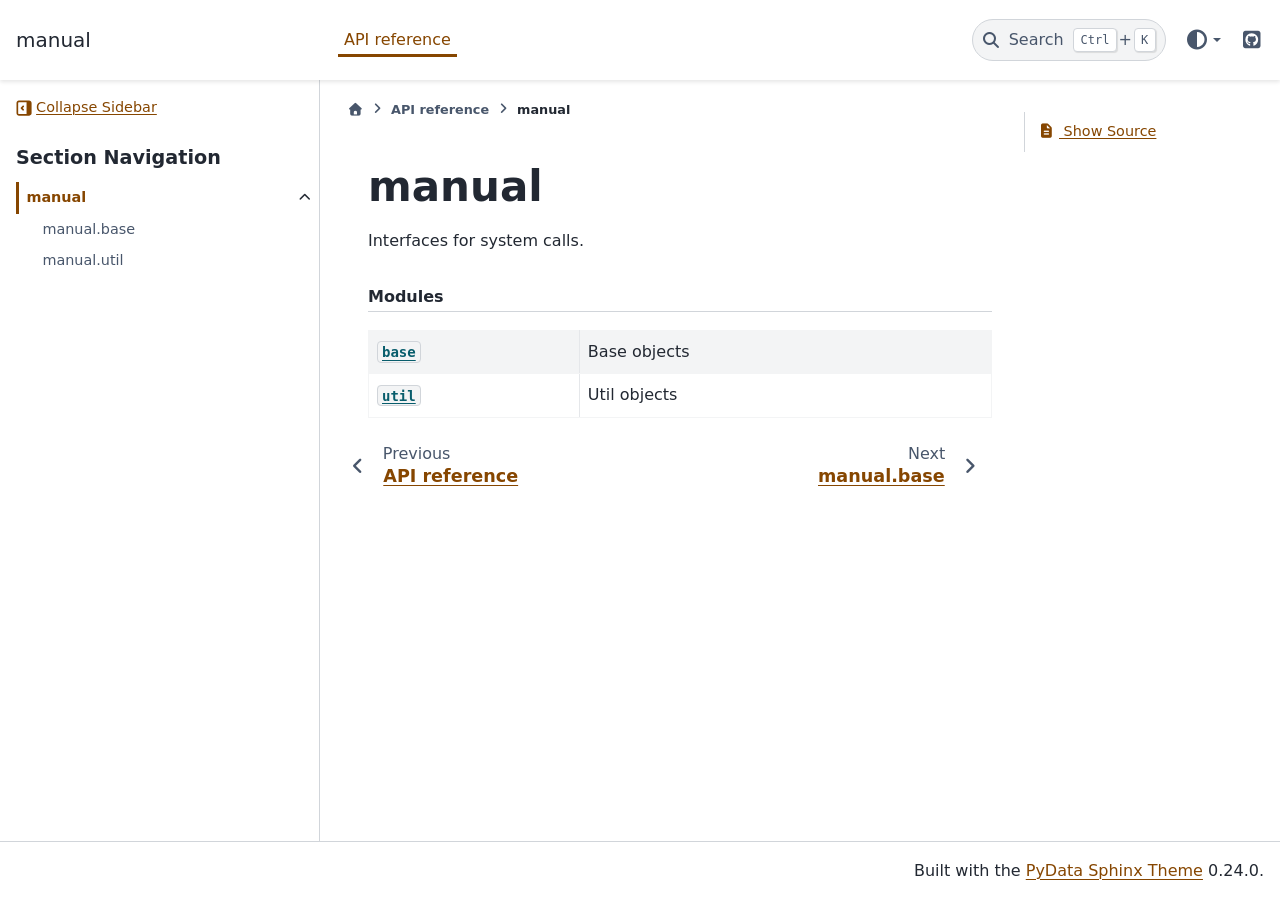
<file: _autosummary/manual.html>
<!DOCTYPE html>


<html lang="en" data-content_root="../" >

  <head>
    <meta charset="utf-8" />
    <meta name="viewport" content="width=device-width, initial-scale=1.0" /><meta name="viewport" content="width=device-width, initial-scale=1" />

<link rel="alternate" type="text/markdown" href="manual.html.md">
<link rel="describedby" href="../llms.txt" type="text/markdown">
<link rel="alternate" type="text/markdown" href="manual.html.md">
<link rel="describedby" href="llms.txt">
    <title>manual &#8212; manual</title>
  
  
  
  <script data-cfasync="false">
    document.documentElement.dataset.mode = localStorage.getItem("mode") || "";
    document.documentElement.dataset.theme = localStorage.getItem("theme") || "";
  </script>
  <!--
    this give us a css class that will be invisible only if js is disabled
  -->
  <noscript>
    <style>
      .pst-js-only { display: none !important; }

    </style>
  </noscript>
  
  <!-- Loaded before other Sphinx assets -->
  <link href="../_static/styles/theme.css?digest=75c7c72ae941e8b558d8" rel="stylesheet" />
<link href="../_static/styles/pydata-sphinx-theme.css?digest=75c7c72ae941e8b558d8" rel="stylesheet" />

    <link rel="stylesheet" type="text/css" href="../_static/pygments.css?v=d75fae25" />
    <link rel="stylesheet" type="text/css" href="../_static/sphinx_autodoc_typehints.css?v=057ac668" />
    <link rel="stylesheet" type="text/css" href="../_static/copybutton.css?v=76b2166b" />
    <link rel="stylesheet" type="text/css" href="../_static/epythet.css?v=2b5eb0b9" />
  
  <!-- So that users can add custom icons -->
  <script defer src="../_static/scripts/fontawesome.js?digest=75c7c72ae941e8b558d8"></script>
  <!-- Pre-loaded scripts that we'll load fully later -->
  <link rel="preload" as="script" href="../_static/scripts/bootstrap.js?digest=75c7c72ae941e8b558d8" />
<link rel="preload" as="script" href="../_static/scripts/pydata-sphinx-theme.js?digest=75c7c72ae941e8b558d8" />

    <script src="../_static/documentation_options.js?v=e3a6060d"></script>
    <script src="../_static/doctools.js?v=fd6eb6e6"></script>
    <script src="../_static/sphinx_highlight.js?v=6ffebe34"></script>
    <script src="../_static/clipboard.min.js?v=a7894cd8"></script>
    <script src="../_static/copybutton.js?v=fd10adb8"></script>
    <script>DOCUMENTATION_OPTIONS.pagename = '_autosummary/manual';</script>
    <script>DOCUMENTATION_OPTIONS.search_as_you_type = false;</script>
    <link rel="index" title="Index" href="../genindex.html" />
    <link rel="search" title="Search" href="../search.html" />
    <link rel="next" title="manual.base" href="manual.base.html" />
    <link rel="prev" title="API reference" href="../api.html" />
  <meta name="viewport" content="width=device-width, initial-scale=1"/>
  <meta name="color-scheme" content="light dark"/>
  <meta name="docsearch:language" content="en"/>
  <meta name="docsearch:version" content="0.0.2" />
  
    
    <script src="../_static/searchtools.js"></script>
    <script src="../_static/language_data.js"></script>
    <script src="../searchindex.js"></script>
  
  </head>
  <body data-default-mode="">
  
  
  <div id="pst-skip-link" class="skip-link d-print-none"><a href="#main-content">Skip to main content</a></div>

  
  <div id="pst-scroll-pixel-helper"></div>
  
  <button type="button" class="btn rounded-pill" id="pst-back-to-top">
    <i class="fa-solid fa-arrow-up"></i>Back to top</button>
  
  
  
  
  <dialog id="pst-search-dialog">
    
<form class="bd-search d-flex align-items-center"
      action="../search.html"
      method="get">
  <i class="fa-solid fa-magnifying-glass"></i>
  <input type="search"
         class="form-control"
         name="q"
         placeholder="Search the docs ..."
         aria-label="Search the docs ..."
         autocomplete="off"
         autocorrect="off"
         autocapitalize="off"
         spellcheck="false"/>
  <span class="search-button__kbd-shortcut"><kbd class="kbd-shortcut__modifier">Ctrl</kbd>+<kbd>K</kbd></span>
</form>
  </dialog>

  <div class="pst-async-banner-revealer d-none">
  <aside id="bd-header-version-warning" class="d-none d-print-none" aria-label="Version warning"></aside>
</div>

  
    <header id="pst-header" class="bd-header navbar navbar-expand-lg bd-navbar d-print-none">
<div class="bd-header__inner bd-page-width">
  <button type="button" class="pst-navbar-icon sidebar-toggle primary-toggle" aria-label="Site navigation" aria-expanded="false" aria-controls="pst-primary-sidebar-modal">
    <span class="fa-solid fa-bars"></span>
  </button>
  
  
  <div class="col-lg-3 navbar-header-items__start">
    
      <div class="navbar-item">

  
    
  

<a class="navbar-brand logo" href="../index.html">
  
  
  
  
  
  
    <p class="title logo__title">manual</p>
  
</a></div>
    
  </div>
  
  <div class="col-lg-9 navbar-header-items">
    
    <div class="me-auto navbar-header-items__center">
      
        <div class="navbar-item">
<nav>
  <ul class="bd-navbar-elements navbar-nav">
    
<li class="nav-item current active">
  <a class="nav-link nav-internal" href="../api.html">
    API reference
  </a>
</li>

  </ul>
</nav></div>
      
    </div>
    
    
    <div class="navbar-header-items__end">
      
        <div class="navbar-item navbar-persistent--container">
          

<button type="button" class="btn search-button-field search-button__button pst-js-only" title="Search" aria-label="Search" data-bs-placement="bottom" data-bs-toggle="tooltip">
 <i class="fa-solid fa-magnifying-glass"></i>
 <span class="search-button__default-text">Search</span>
 <span class="search-button__kbd-shortcut"><kbd class="kbd-shortcut__modifier">Ctrl</kbd>+<kbd class="kbd-shortcut__modifier">K</kbd></span>
</button>
        </div>
      
      
        <div class="navbar-item">

<div class="theme-switch-container dropdown pst-js-only" data-bs-toggle="tooltip" data-bs-placement="bottom" title="Color mode">
  <button type="button" class="btn btn-sm nav-link pst-navbar-icon theme-switch-button dropdown-toggle" aria-label="Color mode" data-bs-toggle="dropdown">
    <i class="theme-switch fa-solid fa-sun fa-lg" data-mode="light" title="Light"></i>
    <i class="theme-switch fa-solid fa-moon fa-lg" data-mode="dark" title="Dark"></i>
    <i class="theme-switch fa-solid fa-circle-half-stroke fa-lg" data-mode="auto" title="System Settings"></i>
  </button>
  <ul class="dropdown-menu dropdown-menu-end">
    <li><button type="button" class="dropdown-item d-flex align-items-center theme-change-button" data-mode="auto"><i class="fa-solid fa-circle-half-stroke fa-lg me-1"></i>System Settings</button></li>
    <li><button type="button" class="dropdown-item d-flex align-items-center theme-change-button" data-mode="light"><i class="fa-solid fa-sun fa-lg me-1"></i>Light</button></li>
    <li><button type="button" class="dropdown-item d-flex align-items-center theme-change-button" data-mode="dark"><i class="fa-solid fa-moon fa-lg me-1"></i>Dark</button></li>
  </ul>
</div></div>
      
        <div class="navbar-item"><ul class="navbar-icon-links"
    aria-label="Icon Links">
        <li class="nav-item">
          
          
          
          
          
          
          
          
          <a href="https://github.com/thorwhalen/manual" title="GitHub" class="nav-link pst-navbar-icon" rel="noopener" target="_blank" data-bs-toggle="tooltip" data-bs-placement="bottom"><i class="fa-brands fa-square-github fa-lg" aria-hidden="true"></i><span class="visually-hidden">GitHub</span></a>
        </li>
</ul></div>
      
    </div>
    
  </div>
  
  
    <div class="navbar-persistent--mobile">

<button type="button" class="btn search-button-field search-button__button pst-js-only" title="Search" aria-label="Search" data-bs-placement="bottom" data-bs-toggle="tooltip">
 <i class="fa-solid fa-magnifying-glass"></i>
 <span class="search-button__default-text">Search</span>
 <span class="search-button__kbd-shortcut"><kbd class="kbd-shortcut__modifier">Ctrl</kbd>+<kbd class="kbd-shortcut__modifier">K</kbd></span>
</button>
    </div>
  

  
    <button type="button" class="pst-navbar-icon sidebar-toggle secondary-toggle" aria-label="On this page" aria-expanded="false" aria-controls="pst-secondary-sidebar-modal">
      <span class="fa-solid fa-outdent"></span>
    </button>
  
</div>

    </header>
  

  <div class="bd-container">
    <div class="bd-container__inner bd-page-width">
      
      
      
      <dialog id="pst-primary-sidebar-modal" tabindex="-1"></dialog>
      <div id="pst-primary-sidebar" class="bd-sidebar-primary bd-sidebar">
        

  
  <div class="sidebar-header-items sidebar-primary__section">
    
    
      <div class="sidebar-header-items__center">
        
          
          
            <div class="navbar-item">
<nav>
  <ul class="bd-navbar-elements navbar-nav">
    
<li class="nav-item current active">
  <a class="nav-link nav-internal" href="../api.html">
    API reference
  </a>
</li>

  </ul>
</nav></div>
          
        
      </div>
    
    
    
      <div class="sidebar-header-items__end">
        
          <div class="navbar-item">

<div class="theme-switch-container dropdown pst-js-only" data-bs-toggle="tooltip" data-bs-placement="bottom" title="Color mode">
  <button type="button" class="btn btn-sm nav-link pst-navbar-icon theme-switch-button dropdown-toggle" aria-label="Color mode" data-bs-toggle="dropdown">
    <i class="theme-switch fa-solid fa-sun fa-lg" data-mode="light" title="Light"></i>
    <i class="theme-switch fa-solid fa-moon fa-lg" data-mode="dark" title="Dark"></i>
    <i class="theme-switch fa-solid fa-circle-half-stroke fa-lg" data-mode="auto" title="System Settings"></i>
  </button>
  <ul class="dropdown-menu dropdown-menu-end">
    <li><button type="button" class="dropdown-item d-flex align-items-center theme-change-button" data-mode="auto"><i class="fa-solid fa-circle-half-stroke fa-lg me-1"></i>System Settings</button></li>
    <li><button type="button" class="dropdown-item d-flex align-items-center theme-change-button" data-mode="light"><i class="fa-solid fa-sun fa-lg me-1"></i>Light</button></li>
    <li><button type="button" class="dropdown-item d-flex align-items-center theme-change-button" data-mode="dark"><i class="fa-solid fa-moon fa-lg me-1"></i>Dark</button></li>
  </ul>
</div></div>
        
          <div class="navbar-item"><ul class="navbar-icon-links"
    aria-label="Icon Links">
        <li class="nav-item">
          
          
          
          
          
          
          
          
          <a href="https://github.com/thorwhalen/manual" title="GitHub" class="nav-link pst-navbar-icon" rel="noopener" target="_blank" data-bs-toggle="tooltip" data-bs-placement="bottom"><i class="fa-brands fa-square-github fa-lg" aria-hidden="true"></i><span class="visually-hidden">GitHub</span></a>
        </li>
</ul></div>
        
      </div>
    
  </div>
  
    <div class="sidebar-primary-items__start sidebar-primary__section">
        <div class="sidebar-primary-item pst-sidebar-collapse"><button type="button" id="pst-collapse-sidebar-button" aria-expanded="true" aria-controls="pst-primary-sidebar">
  <svg class="pst-icon" role="img" aria-hidden="true" focusable="false" viewBox="0 0 16 16" xmlns="http://www.w3.org/2000/svg">
    <path fill="currentColor" d="M3 15.5C2.36232 15.5 1.74874 15.2564 1.28478 14.8189C0.820828 14.3815 0.541576 13.7832 0.504167 13.1467L0.5 13L0.5 3C0.499965 2.36232 0.743605 1.74874 1.18107 1.28478C1.61854 0.820828 2.21676 0.541576 2.85333 0.504167L3 0.5L13 0.5C13.6377 0.499965 14.2513 0.743605 14.7152 1.18107C15.1792 1.61854 15.4584 2.21676 15.4958 2.85333L15.5 3L15.5 13C15.5 13.6377 15.2564 14.2513 14.8189 14.7152C14.3815 15.1792 13.7832 15.4584 13.1467 15.4958L13 15.5L3 15.5ZM3 13.8333L10.5 13.8333L10.5 2.16667L3 2.16667C2.79589 2.16669 2.59889 2.24163 2.44636 2.37726C2.29383 2.5129 2.19638 2.69979 2.1725 2.9025L2.16667 3L2.16667 13C2.16669 13.2041 2.24163 13.4011 2.37726 13.5536C2.5129 13.7062 2.69979 13.8036 2.9025 13.8275L3 13.8333ZM6.65583 10.325L6.5775 10.2558L4.91083 8.58917C4.76735 8.44567 4.68116 8.25476 4.66843 8.05223C4.65569 7.84971 4.71729 7.6495 4.84167 7.48917L4.91083 7.41083L6.5775 5.74417C6.72747 5.59471 6.9287 5.50794 7.14032 5.50148C7.35194 5.49502 7.55809 5.56935 7.7169 5.70937C7.8757 5.8494 7.97525 6.04463 7.99533 6.25539C8.01541 6.46616 7.95451 6.67667 7.825 6.84417L7.75583 6.9225L6.67917 8L7.75583 9.0775C7.89931 9.22099 7.98551 9.41191 7.99824 9.61443C8.01097 9.81695 7.94938 10.0172 7.825 10.1775L7.75583 10.2558C7.61234 10.3993 7.42142 10.4855 7.2189 10.4982C7.01638 10.511 6.81617 10.4494 6.65583 10.325Z"/>
  </svg>
  <span class="pst-collapse-sidebar-label">Collapse Sidebar</span>
  <span class="pst-expand-sidebar-label">Expand Sidebar</span>
</button></div>
        <div class="sidebar-primary-item">

<nav class="bd-docs-nav bd-links"
     aria-label="Section Navigation">
  <p class="bd-links__title" role="heading" aria-level="1">Section Navigation</p>
  <div class="bd-toc-item navbar-nav"><ul class="current nav bd-sidenav">
<li class="toctree-l1 current active has-children"><a aria-current="page" class="current reference internal" href="#">manual</a><details open="open"><summary><span class="toctree-toggle" role="presentation"><i class="fa-solid fa-chevron-down"></i></span></summary><ul>
<li class="toctree-l2"><a class="reference internal" href="manual.base.html">manual.base</a></li>
<li class="toctree-l2"><a class="reference internal" href="manual.util.html">manual.util</a></li>
</ul>
</details></li>
</ul>
</div>
</nav></div>
    </div>
  
  
  <div class="sidebar-primary-items__end sidebar-primary__section">
      <div class="sidebar-primary-item">
<div id="ethical-ad-placement"
      class="flat"
      data-ea-publisher="readthedocs"
      data-ea-type="readthedocs-sidebar"
      data-ea-manual="true">
</div></div>
  </div>


      </div>
      
      <main id="main-content" class="bd-main" role="main">
        
        
          <div class="bd-content">
            <div class="bd-article-container">
              
              <div class="bd-header-article d-print-none">
<div class="header-article-items header-article__inner">
  
    <div class="header-article-items__start">
      
        <div class="header-article-item">

<nav aria-label="Breadcrumb" class="d-print-none">
  <ul class="bd-breadcrumbs">
    
    <li class="breadcrumb-item breadcrumb-home">
      <a href="../index.html" class="nav-link" aria-label="Home">
        <i class="fa-solid fa-house"></i>
      </a>
    </li>
    
    <li class="breadcrumb-item"><a href="../api.html" class="nav-link">API reference</a></li>
    
    <li class="breadcrumb-item active" aria-current="page"><span class="ellipsis">manual</span></li>
  </ul>
</nav>
</div>
      
    </div>
  
  
</div>
</div>
              
              
              
                
<div id="searchbox"></div>
                <article class="bd-article">
                  
  <section id="module-manual">
<span id="manual"></span><h1>manual<a class="headerlink" href="#module-manual" title="Link to this heading">#</a></h1>
<p>Interfaces for system calls.</p>
<p class="rubric">Modules</p>
<div class="pst-scrollable-table-container"><table class="autosummary longtable table">
<tbody>
<tr class="row-odd"><td><p><a class="reference internal" href="manual.base.html#module-manual.base" title="manual.base"><code class="xref py py-obj docutils literal notranslate"><span class="pre">base</span></code></a></p></td>
<td><p>Base objects</p></td>
</tr>
<tr class="row-even"><td><p><a class="reference internal" href="manual.util.html#module-manual.util" title="manual.util"><code class="xref py py-obj docutils literal notranslate"><span class="pre">util</span></code></a></p></td>
<td><p>Util objects</p></td>
</tr>
</tbody>
</table>
</div>
</section>


                </article>
              
              
              
              
              
                <footer class="prev-next-footer d-print-none">
                  
<div class="prev-next-area">
    <a class="left-prev"
       href="../api.html"
       title="previous page">
      <i class="fa-solid fa-angle-left"></i>
      <div class="prev-next-info">
        <p class="prev-next-subtitle">previous</p>
        <p class="prev-next-title">API reference</p>
      </div>
    </a>
    <a class="right-next"
       href="manual.base.html"
       title="next page">
      <div class="prev-next-info">
        <p class="prev-next-subtitle">next</p>
        <p class="prev-next-title">manual.base</p>
      </div>
      <i class="fa-solid fa-angle-right"></i>
    </a>
</div>
                </footer>
              
            </div>
            
            
              
                <dialog id="pst-secondary-sidebar-modal" tabindex="-1"></dialog>
                <div id="pst-secondary-sidebar" class="bd-sidebar-secondary bd-toc"><div class="sidebar-secondary-items sidebar-secondary__inner">


  <div class="sidebar-secondary-item">

  <div class="tocsection sourcelink">
    <a href="../_sources/_autosummary/manual.rst.txt">
      <i class="fa-solid fa-file-lines"></i> Show Source
    </a>
  </div>
</div>

</div></div>
              
            
          </div>
          <footer class="bd-footer-content">
            
          </footer>
        
      </main>
    </div>
  </div>
  
  <!-- Scripts loaded after <body> so the DOM is not blocked -->
  <script defer src="../_static/scripts/bootstrap.js?digest=75c7c72ae941e8b558d8"></script>
<script defer src="../_static/scripts/pydata-sphinx-theme.js?digest=75c7c72ae941e8b558d8"></script>

  <footer class="bd-footer">
<div class="bd-footer__inner bd-page-width">
  
  
  
    <div class="footer-items__end">
      
        <div class="footer-item">
<p class="theme-version">
  <!-- # L10n: Setting the PST URL as an argument as this does not need to be localized -->
  Built with the <a href="https://pydata-sphinx-theme.readthedocs.io/en/stable/index.html">PyData Sphinx Theme</a> 0.24.0.
</p></div>
      
    </div>
  
</div>

  </footer>
  </body>
</html>
</file>
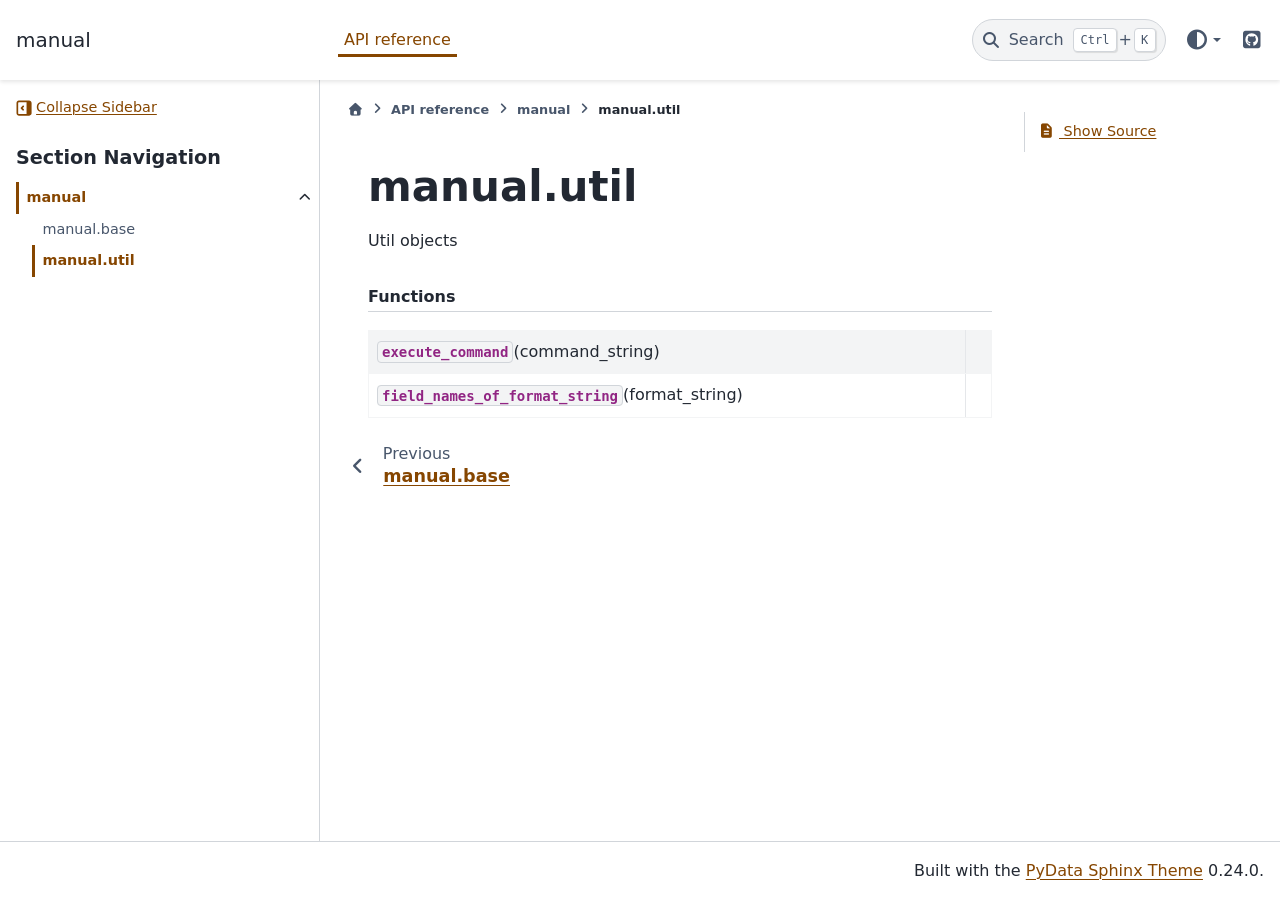
<file: _autosummary/manual.util.html>
<!DOCTYPE html>


<html lang="en" data-content_root="../" >

  <head>
    <meta charset="utf-8" />
    <meta name="viewport" content="width=device-width, initial-scale=1.0" /><meta name="viewport" content="width=device-width, initial-scale=1" />

<link rel="alternate" type="text/markdown" href="manual.util.html.md">
<link rel="describedby" href="../llms.txt" type="text/markdown">
<link rel="alternate" type="text/markdown" href="manual.util.html.md">
<link rel="describedby" href="llms.txt">
    <title>manual.util &#8212; manual</title>
  
  
  
  <script data-cfasync="false">
    document.documentElement.dataset.mode = localStorage.getItem("mode") || "";
    document.documentElement.dataset.theme = localStorage.getItem("theme") || "";
  </script>
  <!--
    this give us a css class that will be invisible only if js is disabled
  -->
  <noscript>
    <style>
      .pst-js-only { display: none !important; }

    </style>
  </noscript>
  
  <!-- Loaded before other Sphinx assets -->
  <link href="../_static/styles/theme.css?digest=75c7c72ae941e8b558d8" rel="stylesheet" />
<link href="../_static/styles/pydata-sphinx-theme.css?digest=75c7c72ae941e8b558d8" rel="stylesheet" />

    <link rel="stylesheet" type="text/css" href="../_static/pygments.css?v=d75fae25" />
    <link rel="stylesheet" type="text/css" href="../_static/sphinx_autodoc_typehints.css?v=057ac668" />
    <link rel="stylesheet" type="text/css" href="../_static/copybutton.css?v=76b2166b" />
    <link rel="stylesheet" type="text/css" href="../_static/epythet.css?v=2b5eb0b9" />
  
  <!-- So that users can add custom icons -->
  <script defer src="../_static/scripts/fontawesome.js?digest=75c7c72ae941e8b558d8"></script>
  <!-- Pre-loaded scripts that we'll load fully later -->
  <link rel="preload" as="script" href="../_static/scripts/bootstrap.js?digest=75c7c72ae941e8b558d8" />
<link rel="preload" as="script" href="../_static/scripts/pydata-sphinx-theme.js?digest=75c7c72ae941e8b558d8" />

    <script src="../_static/documentation_options.js?v=e3a6060d"></script>
    <script src="../_static/doctools.js?v=fd6eb6e6"></script>
    <script src="../_static/sphinx_highlight.js?v=6ffebe34"></script>
    <script src="../_static/clipboard.min.js?v=a7894cd8"></script>
    <script src="../_static/copybutton.js?v=fd10adb8"></script>
    <script>DOCUMENTATION_OPTIONS.pagename = '_autosummary/manual.util';</script>
    <script>DOCUMENTATION_OPTIONS.search_as_you_type = false;</script>
    <link rel="index" title="Index" href="../genindex.html" />
    <link rel="search" title="Search" href="../search.html" />
    <link rel="prev" title="manual.base" href="manual.base.html" />
  <meta name="viewport" content="width=device-width, initial-scale=1"/>
  <meta name="color-scheme" content="light dark"/>
  <meta name="docsearch:language" content="en"/>
  <meta name="docsearch:version" content="0.0.2" />
  
    
    <script src="../_static/searchtools.js"></script>
    <script src="../_static/language_data.js"></script>
    <script src="../searchindex.js"></script>
  
  </head>
  <body data-default-mode="">
  
  
  <div id="pst-skip-link" class="skip-link d-print-none"><a href="#main-content">Skip to main content</a></div>

  
  <div id="pst-scroll-pixel-helper"></div>
  
  <button type="button" class="btn rounded-pill" id="pst-back-to-top">
    <i class="fa-solid fa-arrow-up"></i>Back to top</button>
  
  
  
  
  <dialog id="pst-search-dialog">
    
<form class="bd-search d-flex align-items-center"
      action="../search.html"
      method="get">
  <i class="fa-solid fa-magnifying-glass"></i>
  <input type="search"
         class="form-control"
         name="q"
         placeholder="Search the docs ..."
         aria-label="Search the docs ..."
         autocomplete="off"
         autocorrect="off"
         autocapitalize="off"
         spellcheck="false"/>
  <span class="search-button__kbd-shortcut"><kbd class="kbd-shortcut__modifier">Ctrl</kbd>+<kbd>K</kbd></span>
</form>
  </dialog>

  <div class="pst-async-banner-revealer d-none">
  <aside id="bd-header-version-warning" class="d-none d-print-none" aria-label="Version warning"></aside>
</div>

  
    <header id="pst-header" class="bd-header navbar navbar-expand-lg bd-navbar d-print-none">
<div class="bd-header__inner bd-page-width">
  <button type="button" class="pst-navbar-icon sidebar-toggle primary-toggle" aria-label="Site navigation" aria-expanded="false" aria-controls="pst-primary-sidebar-modal">
    <span class="fa-solid fa-bars"></span>
  </button>
  
  
  <div class="col-lg-3 navbar-header-items__start">
    
      <div class="navbar-item">

  
    
  

<a class="navbar-brand logo" href="../index.html">
  
  
  
  
  
  
    <p class="title logo__title">manual</p>
  
</a></div>
    
  </div>
  
  <div class="col-lg-9 navbar-header-items">
    
    <div class="me-auto navbar-header-items__center">
      
        <div class="navbar-item">
<nav>
  <ul class="bd-navbar-elements navbar-nav">
    
<li class="nav-item current active">
  <a class="nav-link nav-internal" href="../api.html">
    API reference
  </a>
</li>

  </ul>
</nav></div>
      
    </div>
    
    
    <div class="navbar-header-items__end">
      
        <div class="navbar-item navbar-persistent--container">
          

<button type="button" class="btn search-button-field search-button__button pst-js-only" title="Search" aria-label="Search" data-bs-placement="bottom" data-bs-toggle="tooltip">
 <i class="fa-solid fa-magnifying-glass"></i>
 <span class="search-button__default-text">Search</span>
 <span class="search-button__kbd-shortcut"><kbd class="kbd-shortcut__modifier">Ctrl</kbd>+<kbd class="kbd-shortcut__modifier">K</kbd></span>
</button>
        </div>
      
      
        <div class="navbar-item">

<div class="theme-switch-container dropdown pst-js-only" data-bs-toggle="tooltip" data-bs-placement="bottom" title="Color mode">
  <button type="button" class="btn btn-sm nav-link pst-navbar-icon theme-switch-button dropdown-toggle" aria-label="Color mode" data-bs-toggle="dropdown">
    <i class="theme-switch fa-solid fa-sun fa-lg" data-mode="light" title="Light"></i>
    <i class="theme-switch fa-solid fa-moon fa-lg" data-mode="dark" title="Dark"></i>
    <i class="theme-switch fa-solid fa-circle-half-stroke fa-lg" data-mode="auto" title="System Settings"></i>
  </button>
  <ul class="dropdown-menu dropdown-menu-end">
    <li><button type="button" class="dropdown-item d-flex align-items-center theme-change-button" data-mode="auto"><i class="fa-solid fa-circle-half-stroke fa-lg me-1"></i>System Settings</button></li>
    <li><button type="button" class="dropdown-item d-flex align-items-center theme-change-button" data-mode="light"><i class="fa-solid fa-sun fa-lg me-1"></i>Light</button></li>
    <li><button type="button" class="dropdown-item d-flex align-items-center theme-change-button" data-mode="dark"><i class="fa-solid fa-moon fa-lg me-1"></i>Dark</button></li>
  </ul>
</div></div>
      
        <div class="navbar-item"><ul class="navbar-icon-links"
    aria-label="Icon Links">
        <li class="nav-item">
          
          
          
          
          
          
          
          
          <a href="https://github.com/thorwhalen/manual" title="GitHub" class="nav-link pst-navbar-icon" rel="noopener" target="_blank" data-bs-toggle="tooltip" data-bs-placement="bottom"><i class="fa-brands fa-square-github fa-lg" aria-hidden="true"></i><span class="visually-hidden">GitHub</span></a>
        </li>
</ul></div>
      
    </div>
    
  </div>
  
  
    <div class="navbar-persistent--mobile">

<button type="button" class="btn search-button-field search-button__button pst-js-only" title="Search" aria-label="Search" data-bs-placement="bottom" data-bs-toggle="tooltip">
 <i class="fa-solid fa-magnifying-glass"></i>
 <span class="search-button__default-text">Search</span>
 <span class="search-button__kbd-shortcut"><kbd class="kbd-shortcut__modifier">Ctrl</kbd>+<kbd class="kbd-shortcut__modifier">K</kbd></span>
</button>
    </div>
  

  
    <button type="button" class="pst-navbar-icon sidebar-toggle secondary-toggle" aria-label="On this page" aria-expanded="false" aria-controls="pst-secondary-sidebar-modal">
      <span class="fa-solid fa-outdent"></span>
    </button>
  
</div>

    </header>
  

  <div class="bd-container">
    <div class="bd-container__inner bd-page-width">
      
      
      
      <dialog id="pst-primary-sidebar-modal" tabindex="-1"></dialog>
      <div id="pst-primary-sidebar" class="bd-sidebar-primary bd-sidebar">
        

  
  <div class="sidebar-header-items sidebar-primary__section">
    
    
      <div class="sidebar-header-items__center">
        
          
          
            <div class="navbar-item">
<nav>
  <ul class="bd-navbar-elements navbar-nav">
    
<li class="nav-item current active">
  <a class="nav-link nav-internal" href="../api.html">
    API reference
  </a>
</li>

  </ul>
</nav></div>
          
        
      </div>
    
    
    
      <div class="sidebar-header-items__end">
        
          <div class="navbar-item">

<div class="theme-switch-container dropdown pst-js-only" data-bs-toggle="tooltip" data-bs-placement="bottom" title="Color mode">
  <button type="button" class="btn btn-sm nav-link pst-navbar-icon theme-switch-button dropdown-toggle" aria-label="Color mode" data-bs-toggle="dropdown">
    <i class="theme-switch fa-solid fa-sun fa-lg" data-mode="light" title="Light"></i>
    <i class="theme-switch fa-solid fa-moon fa-lg" data-mode="dark" title="Dark"></i>
    <i class="theme-switch fa-solid fa-circle-half-stroke fa-lg" data-mode="auto" title="System Settings"></i>
  </button>
  <ul class="dropdown-menu dropdown-menu-end">
    <li><button type="button" class="dropdown-item d-flex align-items-center theme-change-button" data-mode="auto"><i class="fa-solid fa-circle-half-stroke fa-lg me-1"></i>System Settings</button></li>
    <li><button type="button" class="dropdown-item d-flex align-items-center theme-change-button" data-mode="light"><i class="fa-solid fa-sun fa-lg me-1"></i>Light</button></li>
    <li><button type="button" class="dropdown-item d-flex align-items-center theme-change-button" data-mode="dark"><i class="fa-solid fa-moon fa-lg me-1"></i>Dark</button></li>
  </ul>
</div></div>
        
          <div class="navbar-item"><ul class="navbar-icon-links"
    aria-label="Icon Links">
        <li class="nav-item">
          
          
          
          
          
          
          
          
          <a href="https://github.com/thorwhalen/manual" title="GitHub" class="nav-link pst-navbar-icon" rel="noopener" target="_blank" data-bs-toggle="tooltip" data-bs-placement="bottom"><i class="fa-brands fa-square-github fa-lg" aria-hidden="true"></i><span class="visually-hidden">GitHub</span></a>
        </li>
</ul></div>
        
      </div>
    
  </div>
  
    <div class="sidebar-primary-items__start sidebar-primary__section">
        <div class="sidebar-primary-item pst-sidebar-collapse"><button type="button" id="pst-collapse-sidebar-button" aria-expanded="true" aria-controls="pst-primary-sidebar">
  <svg class="pst-icon" role="img" aria-hidden="true" focusable="false" viewBox="0 0 16 16" xmlns="http://www.w3.org/2000/svg">
    <path fill="currentColor" d="M3 15.5C2.36232 15.5 1.74874 15.2564 1.28478 14.8189C0.820828 14.3815 0.541576 13.7832 0.504167 13.1467L0.5 13L0.5 3C0.499965 2.36232 0.743605 1.74874 1.18107 1.28478C1.61854 0.820828 2.21676 0.541576 2.85333 0.504167L3 0.5L13 0.5C13.6377 0.499965 14.2513 0.743605 14.7152 1.18107C15.1792 1.61854 15.4584 2.21676 15.4958 2.85333L15.5 3L15.5 13C15.5 13.6377 15.2564 14.2513 14.8189 14.7152C14.3815 15.1792 13.7832 15.4584 13.1467 15.4958L13 15.5L3 15.5ZM3 13.8333L10.5 13.8333L10.5 2.16667L3 2.16667C2.79589 2.16669 2.59889 2.24163 2.44636 2.37726C2.29383 2.5129 2.19638 2.69979 2.1725 2.9025L2.16667 3L2.16667 13C2.16669 13.2041 2.24163 13.4011 2.37726 13.5536C2.5129 13.7062 2.69979 13.8036 2.9025 13.8275L3 13.8333ZM6.65583 10.325L6.5775 10.2558L4.91083 8.58917C4.76735 8.44567 4.68116 8.25476 4.66843 8.05223C4.65569 7.84971 4.71729 7.6495 4.84167 7.48917L4.91083 7.41083L6.5775 5.74417C6.72747 5.59471 6.9287 5.50794 7.14032 5.50148C7.35194 5.49502 7.55809 5.56935 7.7169 5.70937C7.8757 5.8494 7.97525 6.04463 7.99533 6.25539C8.01541 6.46616 7.95451 6.67667 7.825 6.84417L7.75583 6.9225L6.67917 8L7.75583 9.0775C7.89931 9.22099 7.98551 9.41191 7.99824 9.61443C8.01097 9.81695 7.94938 10.0172 7.825 10.1775L7.75583 10.2558C7.61234 10.3993 7.42142 10.4855 7.2189 10.4982C7.01638 10.511 6.81617 10.4494 6.65583 10.325Z"/>
  </svg>
  <span class="pst-collapse-sidebar-label">Collapse Sidebar</span>
  <span class="pst-expand-sidebar-label">Expand Sidebar</span>
</button></div>
        <div class="sidebar-primary-item">

<nav class="bd-docs-nav bd-links"
     aria-label="Section Navigation">
  <p class="bd-links__title" role="heading" aria-level="1">Section Navigation</p>
  <div class="bd-toc-item navbar-nav"><ul class="current nav bd-sidenav">
<li class="toctree-l1 current active has-children"><a class="reference internal" href="manual.html">manual</a><details open="open"><summary><span class="toctree-toggle" role="presentation"><i class="fa-solid fa-chevron-down"></i></span></summary><ul class="current">
<li class="toctree-l2"><a class="reference internal" href="manual.base.html">manual.base</a></li>
<li class="toctree-l2 current active"><a aria-current="page" class="current reference internal" href="#">manual.util</a></li>
</ul>
</details></li>
</ul>
</div>
</nav></div>
    </div>
  
  
  <div class="sidebar-primary-items__end sidebar-primary__section">
      <div class="sidebar-primary-item">
<div id="ethical-ad-placement"
      class="flat"
      data-ea-publisher="readthedocs"
      data-ea-type="readthedocs-sidebar"
      data-ea-manual="true">
</div></div>
  </div>


      </div>
      
      <main id="main-content" class="bd-main" role="main">
        
        
          <div class="bd-content">
            <div class="bd-article-container">
              
              <div class="bd-header-article d-print-none">
<div class="header-article-items header-article__inner">
  
    <div class="header-article-items__start">
      
        <div class="header-article-item">

<nav aria-label="Breadcrumb" class="d-print-none">
  <ul class="bd-breadcrumbs">
    
    <li class="breadcrumb-item breadcrumb-home">
      <a href="../index.html" class="nav-link" aria-label="Home">
        <i class="fa-solid fa-house"></i>
      </a>
    </li>
    
    <li class="breadcrumb-item"><a href="../api.html" class="nav-link">API reference</a></li>
    
    
    <li class="breadcrumb-item"><a href="manual.html" class="nav-link">manual</a></li>
    
    <li class="breadcrumb-item active" aria-current="page"><span class="ellipsis">manual.util</span></li>
  </ul>
</nav>
</div>
      
    </div>
  
  
</div>
</div>
              
              
              
                
<div id="searchbox"></div>
                <article class="bd-article">
                  
  <section id="module-manual.util">
<span id="manual-util"></span><h1>manual.util<a class="headerlink" href="#module-manual.util" title="Link to this heading">#</a></h1>
<p>Util objects</p>
<p class="rubric">Functions</p>
<div class="pst-scrollable-table-container"><table class="autosummary longtable table">
<tbody>
<tr class="row-odd"><td><p><code class="xref py py-obj docutils literal notranslate"><span class="pre">execute_command</span></code>(command_string)</p></td>
<td><p></p></td>
</tr>
<tr class="row-even"><td><p><code class="xref py py-obj docutils literal notranslate"><span class="pre">field_names_of_format_string</span></code>(format_string)</p></td>
<td><p></p></td>
</tr>
</tbody>
</table>
</div>
</section>


                </article>
              
              
              
              
              
                <footer class="prev-next-footer d-print-none">
                  
<div class="prev-next-area">
    <a class="left-prev"
       href="manual.base.html"
       title="previous page">
      <i class="fa-solid fa-angle-left"></i>
      <div class="prev-next-info">
        <p class="prev-next-subtitle">previous</p>
        <p class="prev-next-title">manual.base</p>
      </div>
    </a>
</div>
                </footer>
              
            </div>
            
            
              
                <dialog id="pst-secondary-sidebar-modal" tabindex="-1"></dialog>
                <div id="pst-secondary-sidebar" class="bd-sidebar-secondary bd-toc"><div class="sidebar-secondary-items sidebar-secondary__inner">


  <div class="sidebar-secondary-item">

  <div class="tocsection sourcelink">
    <a href="../_sources/_autosummary/manual.util.rst.txt">
      <i class="fa-solid fa-file-lines"></i> Show Source
    </a>
  </div>
</div>

</div></div>
              
            
          </div>
          <footer class="bd-footer-content">
            
          </footer>
        
      </main>
    </div>
  </div>
  
  <!-- Scripts loaded after <body> so the DOM is not blocked -->
  <script defer src="../_static/scripts/bootstrap.js?digest=75c7c72ae941e8b558d8"></script>
<script defer src="../_static/scripts/pydata-sphinx-theme.js?digest=75c7c72ae941e8b558d8"></script>

  <footer class="bd-footer">
<div class="bd-footer__inner bd-page-width">
  
  
  
    <div class="footer-items__end">
      
        <div class="footer-item">
<p class="theme-version">
  <!-- # L10n: Setting the PST URL as an argument as this does not need to be localized -->
  Built with the <a href="https://pydata-sphinx-theme.readthedocs.io/en/stable/index.html">PyData Sphinx Theme</a> 0.24.0.
</p></div>
      
    </div>
  
</div>

  </footer>
  </body>
</html>
</file>
<file: _static/styles/theme.css>
/* Provided by Sphinx's 'basic' theme, and included in the final set of assets */
@import "../basic.css";
</file>
<file: _static/pygments.css>
html[data-theme="light"] .highlight pre { line-height: 125%; }
html[data-theme="light"] .highlight td.linenos .normal { color: inherit; background-color: transparent; padding-left: 5px; padding-right: 5px; }
html[data-theme="light"] .highlight span.linenos { color: inherit; background-color: transparent; padding-left: 5px; padding-right: 5px; }
html[data-theme="light"] .highlight td.linenos .special { color: #000000; background-color: #ffffc0; padding-left: 5px; padding-right: 5px; }
html[data-theme="light"] .highlight span.linenos.special { color: #000000; background-color: #ffffc0; padding-left: 5px; padding-right: 5px; }
html[data-theme="light"] .highlight .hll { background-color: #fae4c2 }
html[data-theme="light"] .highlight { background: #fefefe; color: #080808 }
html[data-theme="light"] .highlight .c { color: #515151 } /* Comment */
html[data-theme="light"] .highlight .err { color: #A12236 } /* Error */
html[data-theme="light"] .highlight .k { color: #6730C5 } /* Keyword */
html[data-theme="light"] .highlight .l { color: #7F4707 } /* Literal */
html[data-theme="light"] .highlight .n { color: #080808 } /* Name */
html[data-theme="light"] .highlight .o { color: #00622F } /* Operator */
html[data-theme="light"] .highlight .p { color: #080808 } /* Punctuation */
html[data-theme="light"] .highlight .ch { color: #515151 } /* Comment.Hashbang */
html[data-theme="light"] .highlight .cm { color: #515151 } /* Comment.Multiline */
html[data-theme="light"] .highlight .cp { color: #515151 } /* Comment.Preproc */
html[data-theme="light"] .highlight .cpf { color: #515151 } /* Comment.PreprocFile */
html[data-theme="light"] .highlight .c1 { color: #515151 } /* Comment.Single */
html[data-theme="light"] .highlight .cs { color: #515151 } /* Comment.Special */
html[data-theme="light"] .highlight .gd { color: #005B82 } /* Generic.Deleted */
html[data-theme="light"] .highlight .ge { font-style: italic } /* Generic.Emph */
html[data-theme="light"] .highlight .gh { color: #005B82 } /* Generic.Heading */
html[data-theme="light"] .highlight .gs { font-weight: bold } /* Generic.Strong */
html[data-theme="light"] .highlight .gu { color: #005B82 } /* Generic.Subheading */
html[data-theme="light"] .highlight .kc { color: #6730C5 } /* Keyword.Constant */
html[data-theme="light"] .highlight .kd { color: #6730C5 } /* Keyword.Declaration */
html[data-theme="light"] .highlight .kn { color: #6730C5 } /* Keyword.Namespace */
html[data-theme="light"] .highlight .kp { color: #6730C5 } /* Keyword.Pseudo */
html[data-theme="light"] .highlight .kr { color: #6730C5 } /* Keyword.Reserved */
html[data-theme="light"] .highlight .kt { color: #7F4707 } /* Keyword.Type */
html[data-theme="light"] .highlight .ld { color: #7F4707 } /* Literal.Date */
html[data-theme="light"] .highlight .m { color: #7F4707 } /* Literal.Number */
html[data-theme="light"] .highlight .s { color: #00622F } /* Literal.String */
html[data-theme="light"] .highlight .na { color: #912583 } /* Name.Attribute */
html[data-theme="light"] .highlight .nb { color: #7F4707 } /* Name.Builtin */
html[data-theme="light"] .highlight .nc { color: #005B82 } /* Name.Class */
html[data-theme="light"] .highlight .no { color: #005B82 } /* Name.Constant */
html[data-theme="light"] .highlight .nd { color: #7F4707 } /* Name.Decorator */
html[data-theme="light"] .highlight .ni { color: #00622F } /* Name.Entity */
html[data-theme="light"] .highlight .ne { color: #6730C5 } /* Name.Exception */
html[data-theme="light"] .highlight .nf { color: #005B82 } /* Name.Function */
html[data-theme="light"] .highlight .nl { color: #7F4707 } /* Name.Label */
html[data-theme="light"] .highlight .nn { color: #080808 } /* Name.Namespace */
html[data-theme="light"] .highlight .nx { color: #080808 } /* Name.Other */
html[data-theme="light"] .highlight .py { color: #005B82 } /* Name.Property */
html[data-theme="light"] .highlight .nt { color: #005B82 } /* Name.Tag */
html[data-theme="light"] .highlight .nv { color: #A12236 } /* Name.Variable */
html[data-theme="light"] .highlight .ow { color: #6730C5 } /* Operator.Word */
html[data-theme="light"] .highlight .pm { color: #080808 } /* Punctuation.Marker */
html[data-theme="light"] .highlight .w { color: #080808 } /* Text.Whitespace */
html[data-theme="light"] .highlight .mb { color: #7F4707 } /* Literal.Number.Bin */
html[data-theme="light"] .highlight .mf { color: #7F4707 } /* Literal.Number.Float */
html[data-theme="light"] .highlight .mh { color: #7F4707 } /* Literal.Number.Hex */
html[data-theme="light"] .highlight .mi { color: #7F4707 } /* Literal.Number.Integer */
html[data-theme="light"] .highlight .mo { color: #7F4707 } /* Literal.Number.Oct */
html[data-theme="light"] .highlight .sa { color: #00622F } /* Literal.String.Affix */
html[data-theme="light"] .highlight .sb { color: #00622F } /* Literal.String.Backtick */
html[data-theme="light"] .highlight .sc { color: #00622F } /* Literal.String.Char */
html[data-theme="light"] .highlight .dl { color: #00622F } /* Literal.String.Delimiter */
html[data-theme="light"] .highlight .sd { color: #00622F } /* Literal.String.Doc */
html[data-theme="light"] .highlight .s2 { color: #00622F } /* Literal.String.Double */
html[data-theme="light"] .highlight .se { color: #00622F } /* Literal.String.Escape */
html[data-theme="light"] .highlight .sh { color: #00622F } /* Literal.String.Heredoc */
html[data-theme="light"] .highlight .si { color: #00622F } /* Literal.String.Interpol */
html[data-theme="light"] .highlight .sx { color: #00622F } /* Literal.String.Other */
html[data-theme="light"] .highlight .sr { color: #A12236 } /* Literal.String.Regex */
html[data-theme="light"] .highlight .s1 { color: #00622F } /* Literal.String.Single */
html[data-theme="light"] .highlight .ss { color: #005B82 } /* Literal.String.Symbol */
html[data-theme="light"] .highlight .bp { color: #7F4707 } /* Name.Builtin.Pseudo */
html[data-theme="light"] .highlight .fm { color: #005B82 } /* Name.Function.Magic */
html[data-theme="light"] .highlight .vc { color: #A12236 } /* Name.Variable.Class */
html[data-theme="light"] .highlight .vg { color: #A12236 } /* Name.Variable.Global */
html[data-theme="light"] .highlight .vi { color: #A12236 } /* Name.Variable.Instance */
html[data-theme="light"] .highlight .vm { color: #7F4707 } /* Name.Variable.Magic */
html[data-theme="light"] .highlight .il { color: #7F4707 } /* Literal.Number.Integer.Long */
html[data-theme="dark"] .highlight pre { line-height: 125%; }
html[data-theme="dark"] .highlight td.linenos .normal { color: inherit; background-color: transparent; padding-left: 5px; padding-right: 5px; }
html[data-theme="dark"] .highlight span.linenos { color: inherit; background-color: transparent; padding-left: 5px; padding-right: 5px; }
html[data-theme="dark"] .highlight td.linenos .special { color: #000000; background-color: #ffffc0; padding-left: 5px; padding-right: 5px; }
html[data-theme="dark"] .highlight span.linenos.special { color: #000000; background-color: #ffffc0; padding-left: 5px; padding-right: 5px; }
html[data-theme="dark"] .highlight .hll { background-color: #ffd9002e }
html[data-theme="dark"] .highlight { background: #2b2b2b; color: #F8F8F2 }
html[data-theme="dark"] .highlight .c { color: #FFD900 } /* Comment */
html[data-theme="dark"] .highlight .err { color: #FFA07A } /* Error */
html[data-theme="dark"] .highlight .k { color: #DCC6E0 } /* Keyword */
html[data-theme="dark"] .highlight .l { color: #FFD900 } /* Literal */
html[data-theme="dark"] .highlight .n { color: #F8F8F2 } /* Name */
html[data-theme="dark"] .highlight .o { color: #ABE338 } /* Operator */
html[data-theme="dark"] .highlight .p { color: #F8F8F2 } /* Punctuation */
html[data-theme="dark"] .highlight .ch { color: #FFD900 } /* Comment.Hashbang */
html[data-theme="dark"] .highlight .cm { color: #FFD900 } /* Comment.Multiline */
html[data-theme="dark"] .highlight .cp { color: #FFD900 } /* Comment.Preproc */
html[data-theme="dark"] .highlight .cpf { color: #FFD900 } /* Comment.PreprocFile */
html[data-theme="dark"] .highlight .c1 { color: #FFD900 } /* Comment.Single */
html[data-theme="dark"] .highlight .cs { color: #FFD900 } /* Comment.Special */
html[data-theme="dark"] .highlight .gd { color: #00E0E0 } /* Generic.Deleted */
html[data-theme="dark"] .highlight .ge { font-style: italic } /* Generic.Emph */
html[data-theme="dark"] .highlight .gh { color: #00E0E0 } /* Generic.Heading */
html[data-theme="dark"] .highlight .gs { font-weight: bold } /* Generic.Strong */
html[data-theme="dark"] .highlight .gu { color: #00E0E0 } /* Generic.Subheading */
html[data-theme="dark"] .highlight .kc { color: #DCC6E0 } /* Keyword.Constant */
html[data-theme="dark"] .highlight .kd { color: #DCC6E0 } /* Keyword.Declaration */
html[data-theme="dark"] .highlight .kn { color: #DCC6E0 } /* Keyword.Namespace */
html[data-theme="dark"] .highlight .kp { color: #DCC6E0 } /* Keyword.Pseudo */
html[data-theme="dark"] .highlight .kr { color: #DCC6E0 } /* Keyword.Reserved */
html[data-theme="dark"] .highlight .kt { color: #FFD900 } /* Keyword.Type */
html[data-theme="dark"] .highlight .ld { color: #FFD900 } /* Literal.Date */
html[data-theme="dark"] .highlight .m { color: #FFD900 } /* Literal.Number */
html[data-theme="dark"] .highlight .s { color: #ABE338 } /* Literal.String */
html[data-theme="dark"] .highlight .na { color: #FFD900 } /* Name.Attribute */
html[data-theme="dark"] .highlight .nb { color: #FFD900 } /* Name.Builtin */
html[data-theme="dark"] .highlight .nc { color: #00E0E0 } /* Name.Class */
html[data-theme="dark"] .highlight .no { color: #00E0E0 } /* Name.Constant */
html[data-theme="dark"] .highlight .nd { color: #FFD900 } /* Name.Decorator */
html[data-theme="dark"] .highlight .ni { color: #ABE338 } /* Name.Entity */
html[data-theme="dark"] .highlight .ne { color: #DCC6E0 } /* Name.Exception */
html[data-theme="dark"] .highlight .nf { color: #00E0E0 } /* Name.Function */
html[data-theme="dark"] .highlight .nl { color: #FFD900 } /* Name.Label */
html[data-theme="dark"] .highlight .nn { color: #F8F8F2 } /* Name.Namespace */
html[data-theme="dark"] .highlight .nx { color: #F8F8F2 } /* Name.Other */
html[data-theme="dark"] .highlight .py { color: #00E0E0 } /* Name.Property */
html[data-theme="dark"] .highlight .nt { color: #00E0E0 } /* Name.Tag */
html[data-theme="dark"] .highlight .nv { color: #FFA07A } /* Name.Variable */
html[data-theme="dark"] .highlight .ow { color: #DCC6E0 } /* Operator.Word */
html[data-theme="dark"] .highlight .pm { color: #F8F8F2 } /* Punctuation.Marker */
html[data-theme="dark"] .highlight .w { color: #F8F8F2 } /* Text.Whitespace */
html[data-theme="dark"] .highlight .mb { color: #FFD900 } /* Literal.Number.Bin */
html[data-theme="dark"] .highlight .mf { color: #FFD900 } /* Literal.Number.Float */
html[data-theme="dark"] .highlight .mh { color: #FFD900 } /* Literal.Number.Hex */
html[data-theme="dark"] .highlight .mi { color: #FFD900 } /* Literal.Number.Integer */
html[data-theme="dark"] .highlight .mo { color: #FFD900 } /* Literal.Number.Oct */
html[data-theme="dark"] .highlight .sa { color: #ABE338 } /* Literal.String.Affix */
html[data-theme="dark"] .highlight .sb { color: #ABE338 } /* Literal.String.Backtick */
html[data-theme="dark"] .highlight .sc { color: #ABE338 } /* Literal.String.Char */
html[data-theme="dark"] .highlight .dl { color: #ABE338 } /* Literal.String.Delimiter */
html[data-theme="dark"] .highlight .sd { color: #ABE338 } /* Literal.String.Doc */
html[data-theme="dark"] .highlight .s2 { color: #ABE338 } /* Literal.String.Double */
html[data-theme="dark"] .highlight .se { color: #ABE338 } /* Literal.String.Escape */
html[data-theme="dark"] .highlight .sh { color: #ABE338 } /* Literal.String.Heredoc */
html[data-theme="dark"] .highlight .si { color: #ABE338 } /* Literal.String.Interpol */
html[data-theme="dark"] .highlight .sx { color: #ABE338 } /* Literal.String.Other */
html[data-theme="dark"] .highlight .sr { color: #FFA07A } /* Literal.String.Regex */
html[data-theme="dark"] .highlight .s1 { color: #ABE338 } /* Literal.String.Single */
html[data-theme="dark"] .highlight .ss { color: #00E0E0 } /* Literal.String.Symbol */
html[data-theme="dark"] .highlight .bp { color: #FFD900 } /* Name.Builtin.Pseudo */
html[data-theme="dark"] .highlight .fm { color: #00E0E0 } /* Name.Function.Magic */
html[data-theme="dark"] .highlight .vc { color: #FFA07A } /* Name.Variable.Class */
html[data-theme="dark"] .highlight .vg { color: #FFA07A } /* Name.Variable.Global */
html[data-theme="dark"] .highlight .vi { color: #FFA07A } /* Name.Variable.Instance */
html[data-theme="dark"] .highlight .vm { color: #FFD900 } /* Name.Variable.Magic */
html[data-theme="dark"] .highlight .il { color: #FFD900 } /* Literal.Number.Integer.Long */
</file>
<file: _static/sphinx_autodoc_typehints.css>
/* a value in a type or a default sits in a `.highlight` scope only so the Pygments style colors its tokens; the block
   layout themes give `.highlight`, and the dark variant `body:not([data-theme="light"]) .highlight` furo generates,
   stays off it, hence the selector outweighing both */
html body .highlight.sphinx_autodoc_typehints-value {
  display: inline;
  width: auto;
  margin: 0;
  padding: 0;
  border: 0;
  border-radius: 0;
  background: none;
  color: inherit;
}
</file>
<file: _static/copybutton.css>
/* Copy buttons */
button.copybtn {
    position: absolute;
    display: flex;
    top: .3em;
    right: .3em;
    width: 1.7em;
    height: 1.7em;
	opacity: 0;
    transition: opacity 0.3s, border .3s, background-color .3s;
    user-select: none;
    padding: 0;
    border: none;
    outline: none;
    border-radius: 0.4em;
    /* The colors that GitHub uses */
    border: #1b1f2426 1px solid;
    background-color: #f6f8fa;
    color: #57606a;
}

button.copybtn.success {
    border-color: #22863a;
    color: #22863a;
}

button.copybtn svg {
    stroke: currentColor;
    width: 1.5em;
    height: 1.5em;
    padding: 0.1em;
}

div.highlight  {
    position: relative;
}

/* Show the copybutton */
.highlight:hover button.copybtn, button.copybtn.success {
	opacity: 1;
}

.highlight button.copybtn:hover {
    background-color: rgb(235, 235, 235);
}

.highlight button.copybtn:active {
    background-color: rgb(187, 187, 187);
}

/**
 * A minimal CSS-only tooltip copied from:
 *   https://codepen.io/mildrenben/pen/rVBrpK
 *
 * To use, write HTML like the following:
 *
 * <p class="o-tooltip--left" data-tooltip="Hey">Short</p>
 */
 .o-tooltip--left {
  position: relative;
 }

 .o-tooltip--left:after {
    opacity: 0;
    visibility: hidden;
    position: absolute;
    content: attr(data-tooltip);
    padding: .2em;
    font-size: .8em;
    left: -.2em;
    background: grey;
    color: white;
    white-space: nowrap;
    z-index: 2;
    border-radius: 2px;
    transform: translateX(-102%) translateY(0);
    transition: opacity 0.2s cubic-bezier(0.64, 0.09, 0.08, 1), transform 0.2s cubic-bezier(0.64, 0.09, 0.08, 1);
}

.o-tooltip--left:hover:after {
    display: block;
    opacity: 1;
    visibility: visible;
    transform: translateX(-100%) translateY(0);
    transition: opacity 0.2s cubic-bezier(0.64, 0.09, 0.08, 1), transform 0.2s cubic-bezier(0.64, 0.09, 0.08, 1);
    transition-delay: .5s;
}

/* By default the copy button shouldn't show up when printing a page */
@media print {
    button.copybtn {
        display: none;
    }
}
</file>
<file: _static/epythet.css>
html[data-theme="light"] {
  --pst-color-primary: #864600;
}
html[data-theme="dark"] {
  --pst-color-primary: #eea753;
}
</file>
